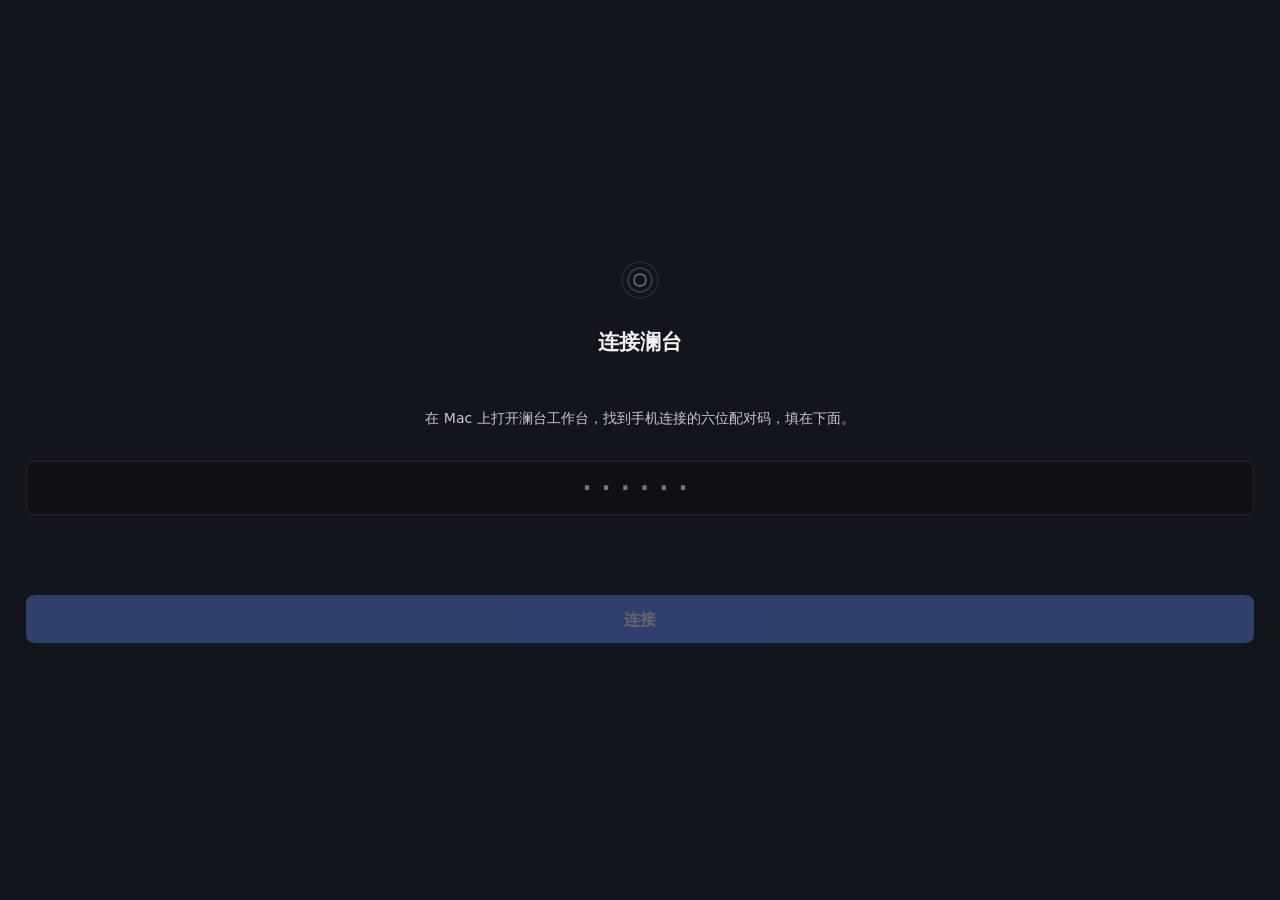
<file: Resources/mobile/index.html>
<!DOCTYPE html>
<html lang="zh-Hans">
<head>
<meta charset="utf-8">
<meta name="viewport" content="width=device-width, initial-scale=1, viewport-fit=cover, maximum-scale=1">
<meta name="apple-mobile-web-app-capable" content="yes">
<meta name="apple-mobile-web-app-status-bar-style" content="black-translucent">
<meta name="apple-mobile-web-app-title" content="澜台">
<meta name="theme-color" content="#13151c">
<title>澜台</title>
<link rel="stylesheet" href="assets/app.css">
</head>
<body>

<!-- 配对页：未持有 token 时显示 -->
<section id="pair" class="pair-screen hidden">
  <div>
    <svg class="still-water" viewBox="0 0 46 46" aria-hidden="true" style="opacity:.7">
      <circle cx="23" cy="23" r="6" stroke-width="1.4"/>
      <circle cx="23" cy="23" r="12" stroke-width="1.1" opacity=".6"/>
      <circle cx="23" cy="23" r="18" stroke-width="0.9" opacity=".35"/>
    </svg>
    <h1 class="pair-title">连接澜台</h1>
  </div>
  <p class="pair-desc">在 Mac 上打开澜台工作台，找到手机连接的六位配对码，填在下面。</p>
  <input id="pair-code" class="code-input" type="text" inputmode="numeric" pattern="[0-9]*"
         maxlength="6" autocomplete="one-time-code" placeholder="······" aria-label="配对码">
  <p id="pair-error" class="pair-error" role="alert"></p>
  <button id="pair-submit" class="primary-btn" disabled>连接</button>
</section>

<!-- 主界面 -->
<div id="app" class="hidden">
  <header class="topbar">
    <div class="brand">
      <svg width="20" height="20" viewBox="0 0 46 46" aria-hidden="true">
        <g fill="none" stroke="var(--accent)">
          <circle cx="23" cy="23" r="5" stroke-width="2"/>
          <circle cx="23" cy="23" r="11.5" stroke-width="1.6" opacity=".62"/>
          <circle cx="23" cy="23" r="18" stroke-width="1.2" opacity=".32"/>
        </g>
      </svg>
      <span class="brand-name">澜台</span>
    </div>
    <div id="link-state" class="link-state" data-link="connecting">
      <span class="link-dot"></span>
      <span id="link-text">连接中</span>
    </div>
  </header>

  <main>
    <!-- 任务页 -->
    <section id="view-tasks">
      <div class="section-head">
        <span class="section-title">AGENT</span>
        <span id="agent-count" class="section-count"></span>
      </div>
      <p id="control-hint" class="control-hint hidden"></p>
      <div id="cmd-banner" class="cmd-banner hidden" role="status"></div>
      <div id="agent-list" style="display:flex;flex-direction:column;gap:12px;margin-top:10px"></div>
    </section>

    <!-- 待办页 -->
    <section id="view-todos" class="hidden">
      <div class="section-head">
        <span class="section-title">待办</span>
        <span id="todo-count" class="section-count"></span>
      </div>
      <div class="todo-card" style="margin-top:10px">
        <div class="todo-input-wrap">
          <input id="todo-input" class="todo-input" type="text" placeholder="添加待办" enterkeyhint="done"
                 autocomplete="off" aria-label="新待办标题">
          <button id="todo-add" class="todo-add" disabled aria-label="添加">+</button>
        </div>
        <div id="todo-list"></div>
      </div>
    </section>
  </main>

  <nav class="tabbar" role="tablist">
    <button class="tab" role="tab" data-view="tasks" aria-selected="true">
      <svg width="21" height="21" viewBox="0 0 24 24" fill="none" stroke="currentColor" stroke-width="1.7"
           stroke-linecap="round" aria-hidden="true">
        <circle cx="12" cy="12" r="3"/><circle cx="12" cy="12" r="7.5" opacity=".55"/>
      </svg>
      <span>任务</span>
    </button>
    <button class="tab" role="tab" data-view="todos" aria-selected="false">
      <span id="todo-badge" class="tab-badge hidden"></span>
      <svg width="21" height="21" viewBox="0 0 24 24" fill="none" stroke="currentColor" stroke-width="1.7"
           stroke-linecap="round" stroke-linejoin="round" aria-hidden="true">
        <path d="M4 7h16M4 12h16M4 17h10"/>
      </svg>
      <span>待办</span>
    </button>
  </nav>

  <button type="button" id="fab-start" class="fab hidden" aria-label="新建任务">+</button>
</div>

<!-- 新建任务 / 补充指令 -->
<div id="command-sheet" class="sheet hidden">
  <div id="sheet-backdrop" class="sheet-backdrop"></div>
  <div class="sheet-panel" role="dialog" aria-modal="true" aria-labelledby="sheet-title">
    <div class="sheet-head">
      <h2 id="sheet-title" class="sheet-title">新建任务</h2>
      <button type="button" id="sheet-close" class="sheet-close" aria-label="关闭">
        <svg width="18" height="18" viewBox="0 0 24 24" fill="none" stroke="currentColor" stroke-width="1.8"
             stroke-linecap="round" aria-hidden="true">
          <path d="M6 6l12 12M18 6L6 18"/>
        </svg>
      </button>
    </div>
    <p id="sheet-context" class="sheet-hint hidden"></p>
    <p id="sheet-empty" class="sheet-hint hidden"></p>
    <div id="sheet-agents" class="chip-list hidden"></div>
    <div class="sheet-pickers">
      <div id="sheet-workdirs" class="chip-list hidden"></div>
      <div id="sheet-models" class="chip-list hidden"></div>
    </div>
    <textarea id="sheet-text" class="sheet-text" rows="5" maxlength="8000"
              placeholder="写给 Agent 的指令" aria-label="指令"></textarea>
    <p id="sheet-status" class="sheet-status" role="status"></p>
    <button type="button" id="sheet-send" class="primary-btn" disabled>发送</button>
  </div>
</div>

<!-- 打断确认 -->
<div id="confirm-sheet" class="sheet hidden">
  <div id="confirm-backdrop" class="sheet-backdrop"></div>
  <div class="sheet-panel confirm-panel" role="alertdialog" aria-modal="true"
       aria-labelledby="confirm-title" aria-describedby="confirm-desc">
    <h2 id="confirm-title" class="sheet-title">打断任务</h2>
    <p id="confirm-desc" class="sheet-hint">打断后，Agent 会停下当前这一步。</p>
    <div class="confirm-actions">
      <button type="button" id="confirm-cancel" class="ghost-btn">取消</button>
      <button type="button" id="confirm-ok" class="danger-btn">打断</button>
    </div>
  </div>
</div>

<div id="toast" class="toast" role="status"></div>

<script src="assets/app.js"></script>
</body>
</html>
</file>
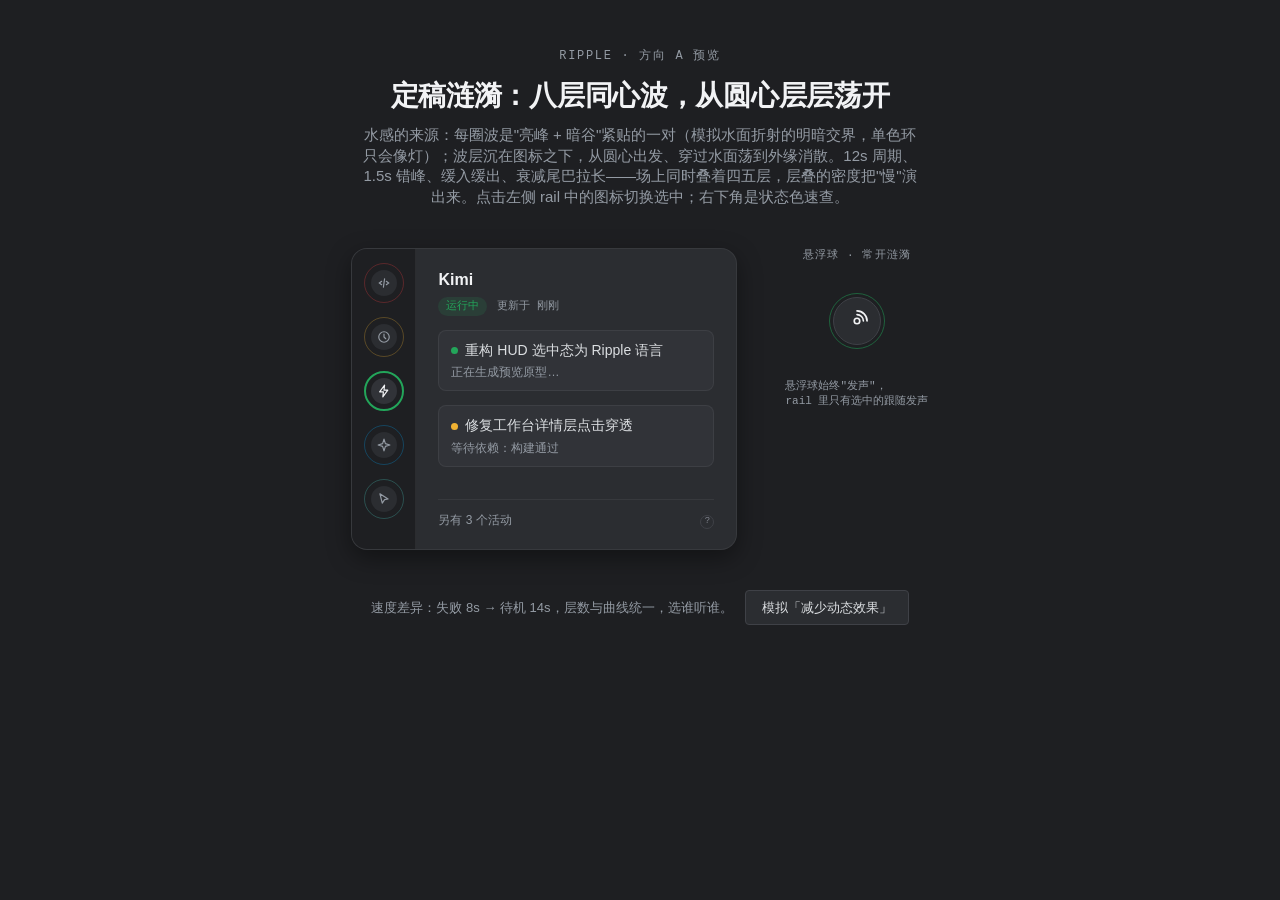
<file: ripple-selection-preview.html>
<!doctype html>
<html lang="zh-CN">
<head>
<meta charset="utf-8">
<meta name="viewport" content="width=device-width, initial-scale=1">
<title>Ripple 选中态 · 方向 A 预览</title>
<style>
:root {
  --bg:           #313338;
  --surface:      #2b2d31;
  --surface-warm: #1e1f22;
  --fg:   #dbdee1;
  --fg-2: #f2f3f5;
  --muted: #949ba4;
  --meta:  #80848e;
  --border:      rgba(255, 255, 255, 0.06);
  --border-soft: #3f4147;
  --accent:        #5865f2;
  --accent-on:     #ffffff;
  --accent-hover:  #4752c4;
  --success: #23a55a;
  --warn:    #f0b232;
  --danger:  #f23f43;
  --info:    #00a8fc;
  --calm:    #3ba55d;
  --font-body: "gg sans", "Helvetica Neue", Helvetica, Arial, sans-serif;
  --font-mono: "gg mono", Consolas, "Andale Mono", "Courier New", Courier, monospace;
  --radius-sm: 4px;
  --radius-md: 8px;
  --radius-lg: 16px;
  --focus-ring: 0 0 0 3px rgba(88, 101, 242, 0.3);
}

* { box-sizing: border-box; margin: 0; padding: 0; }
html, body { height: 100%; }
body {
  font-family: var(--font-body);
  background: var(--surface-warm);
  color: var(--fg);
  font-size: 16px;
  line-height: 1.375;
  display: flex;
  flex-direction: column;
  align-items: center;
  padding: 48px 24px 64px;
  gap: 40px;
}

/* ---------- 顶部说明 ---------- */
.intro { max-width: 720px; text-align: center; }
.intro .eyebrow {
  font-family: var(--font-mono);
  font-size: 12px;
  letter-spacing: 0.14em;
  text-transform: uppercase;
  color: var(--muted);
  margin-bottom: 12px;
}
.intro h1 {
  font-size: 28px;
  font-weight: 700;
  color: var(--fg-2);
  letter-spacing: -0.01em;
  margin-bottom: 10px;
}
.intro p { color: var(--muted); font-size: 15px; max-width: 560px; margin: 0 auto; }

/* ---------- 演示舞台 ---------- */
.stage {
  display: flex;
  gap: 48px;
  align-items: flex-start;
  flex-wrap: wrap;
  justify-content: center;
}

/* ---------- HUD rail ---------- */
.hud {
  display: flex;
  background: var(--surface);
  border: 1px solid var(--border);
  border-radius: var(--radius-lg);
  overflow: hidden;
  box-shadow: rgba(0,0,0,0.4) 0 8px 24px;
}
.rail {
  width: 64px;
  background: var(--surface-warm);
  padding: 14px 0;
  display: flex;
  flex-direction: column;
  align-items: center;
  gap: 14px;
  border-right: 1px solid var(--border);
}

/* Agent 按钮：30pt 容器，圆形 */
.agent {
  position: relative;
  width: 40px;
  height: 40px;
  display: grid;
  place-items: center;
  background: none;
  border: none;
  cursor: pointer;
  border-radius: 50%;
  -webkit-tap-highlight-color: transparent;
}
.agent:focus-visible { outline: none; box-shadow: var(--focus-ring); }

/* 状态环（基础环，固定） */
.agent .ring {
  position: absolute;
  inset: 0;
  border-radius: 50%;
  border: 1.5px solid var(--c, var(--meta));
  opacity: 0.28;
  transition: opacity 200ms ease, border-width 200ms ease;
}

/* 图标 */
.agent .glyph {
  width: 26px;
  height: 26px;
  border-radius: 50%;
  display: grid;
  place-items: center;
  background: var(--surface);
  color: var(--muted);
  transition: color 200ms ease, background 200ms ease;
}
.agent .glyph svg { width: 14px; height: 14px; display: block; }

/* 涟漪层（定稿·路线 1）：八层同心波从圆心往外层层荡开。
   每圈波是"亮峰 + 暗谷"紧贴的一对（双层 box-shadow 模拟水面折射的明暗交界，
   单色环 = 灯效，亮暗成对 = 水感）；波层沉在图标之下（z-index 0），
   从图标边缘的水面露出来，不遮挡图标。
   12s 周期、1.5s 错峰、缓入缓出（出发平缓、不急切）、衰减尾巴拉长——
   场上同时存在四五层，层叠密度本身演出"慢"。 */
.agent .wave {
  position: absolute;
  border-radius: 50%;
  border: 1px solid transparent;
  opacity: 0;
  pointer-events: none;
  z-index: 0;
}

/* —— 未选中：环淡、涟漪静止 —— */
/* —— hover：环提亮一档，不起涟漪 —— */
.agent:hover .ring { opacity: 0.55; }
.agent:hover .glyph { color: var(--fg); }

/* —— 选中（方向 A 核心）：实色环 + 环略粗 + 双层错峰涟漪常开 —— */
.agent.selected .ring {
  opacity: 1;
  border-width: 2px;
}
.agent.selected .glyph {
  color: var(--fg-2);
  background: var(--bg);
}
.agent.selected .wave {
  animation: agent-ripple var(--dur, 12s) cubic-bezier(0.45, 0.08, 0.35, 1) infinite;
  will-change: inset, opacity;
}
.agent.selected .wave:nth-child(2) { animation-delay: calc(var(--dur, 12s) / -8); }
.agent.selected .wave:nth-child(3) { animation-delay: calc(var(--dur, 12s) / -8 * 2); }
.agent.selected .wave:nth-child(4) { animation-delay: calc(var(--dur, 12s) / -8 * 3); }
.agent.selected .wave:nth-child(5) { animation-delay: calc(var(--dur, 12s) / -8 * 4); }
.agent.selected .wave:nth-child(6) { animation-delay: calc(var(--dur, 12s) / -8 * 5); }
.agent.selected .wave:nth-child(7) { animation-delay: calc(var(--dur, 12s) / -8 * 6); }
.agent.selected .wave:nth-child(8) { animation-delay: calc(var(--dur, 12s) / -8 * 7); }

/* 波扫过时图标与环的轻微晃动（水面折射感，幅度 < 1px） */
.agent.selected .glyph, .agent.selected .ring { animation: bob var(--dur, 12s) ease-in-out infinite; }

/* 水波关键帧（40px 容器）：
   0%   —— inset 19px ≈ 半径 1px，波从真正的圆心出发，不弹亮
   26%  —— 缓慢显现到峰值 0.85（推迟到峰，中心不急切）
   50–90% —— 长尾巴衰减，每层"活"得久，场上同时叠着四五层
   100% —— 荡到容器外缘，明暗双影同时淡没，融入水面 */
@keyframes agent-ripple {
  0%   { inset: 19px; opacity: 0;
         box-shadow: 0 0 0 1.5px rgba(255,255,255,0.5), 0 0 0 3px rgba(0,0,0,0.4); }
  26%  { opacity: 0.85; }
  50%  { opacity: 0.55; }
  72%  { opacity: 0.28; }
  90%  { opacity: 0.10; }
  100% { inset: -2px; opacity: 0;
         box-shadow: 0 0 0 0.5px rgba(255,255,255,0.14), 0 0 0 1.5px rgba(0,0,0,0.12); }
}

@keyframes bob {
  0%, 100% { transform: translate(0, 0); }
  18% { transform: translate(0.6px, -0.8px); }
  42% { transform: translate(-0.5px, 0.6px); }
  68% { transform: translate(0, 0); }
}

/* 状态颜色与速度：失败最快，待机最慢（周期差异，层数与曲线统一） */
.agent[data-status="error"]   { --c: var(--danger);  --dur: 8s; }
.agent[data-status="waiting"] { --c: var(--warn);    --dur: 9.6s; }
.agent[data-status="review"]  { --c: var(--info);    --dur: 10.8s; }
.agent[data-status="running"] { --c: var(--success); --dur: 12s; }
.agent[data-status="idle"]    { --c: #4fd1c5;        --dur: 14s; }

/* ---------- 右侧内容面板（示意） ---------- */
.panel {
  width: 320px;
  padding: 20px 22px;
  display: flex;
  flex-direction: column;
  gap: 14px;
  min-height: 300px;
}
.panel-head { display: flex; flex-direction: column; gap: 6px; }
.panel-name {
  font-size: 16px;
  font-weight: 600;
  color: var(--fg-2);
}
.panel-meta {
  display: flex;
  align-items: center;
  gap: 10px;
  font-size: 12px;
}
.status-tag {
  font-family: var(--font-mono);
  font-size: 11px;
  padding: 2px 8px;
  border-radius: 9999px;
  color: var(--c, var(--muted));
  background: color-mix(in oklab, var(--c, var(--muted)) 14%, transparent);
  white-space: nowrap;
}
.panel-time { color: var(--muted); font-family: var(--font-mono); font-size: 11px; }

.task {
  background: var(--bg);
  border: 1px solid var(--border);
  border-radius: var(--radius-md);
  padding: 10px 12px;
  display: flex;
  flex-direction: column;
  gap: 4px;
}
.task-title { font-size: 14px; font-weight: 500; color: var(--fg); display: flex; align-items: center; gap: 7px; }
/* 颜色永远表示状态：每张任务卡带自己的状态点，Agent 环取任务中最紧急的那个 */
.task-dot {
  width: 7px;
  height: 7px;
  border-radius: 50%;
  background: var(--c, var(--muted));
  flex-shrink: 0;
}
.task-act { font-size: 12px; color: var(--muted); }
.panel-foot {
  margin-top: auto;
  padding-top: 12px;
  border-top: 1px solid var(--border);
  display: flex;
  align-items: flex-end;
  justify-content: space-between;
  gap: 12px;
  font-size: 12px;
  color: var(--muted);
}

/* 状态图例：收成右下角一个小圆钮，hover/聚焦时向上展开，平时不拉长面板 */
.legend-wrap { position: relative; flex-shrink: 0; }
.legend-toggle {
  width: 14px;
  height: 14px;
  border-radius: 50%;
  border: 1px solid var(--border-soft);
  background: transparent;
  color: var(--meta);
  font-family: var(--font-mono);
  font-size: 9px;
  line-height: 1;
  display: flex;
  align-items: center;
  justify-content: center;
  cursor: help;
  padding: 0;
  transition: color var(--motion-base) var(--ease-standard), border-color var(--motion-base) var(--ease-standard);
}
.legend-toggle:hover, .legend-toggle:focus-visible { color: var(--muted); border-color: var(--meta); }
.legend {
  position: absolute;
  right: 0;
  bottom: calc(100% + 8px);
  display: flex;
  flex-direction: column;
  gap: 4px;
  font-family: var(--font-mono);
  background: var(--surface-warm);
  border: 1px solid var(--border-soft);
  border-radius: var(--radius-md);
  padding: 8px 10px;
  box-shadow: var(--elev-raised);
  opacity: 0;
  visibility: hidden;
  transform: translateY(3px);
  transition: opacity var(--motion-base) var(--ease-standard), transform var(--motion-base) var(--ease-standard), visibility var(--motion-base);
  z-index: 10;
}
.legend-wrap:hover .legend,
.legend-wrap:focus-within .legend {
  opacity: 1;
  visibility: visible;
  transform: translateY(0);
}
.legend {
  font-size: 10px;
  line-height: 1.4;
  color: var(--meta);
  text-align: left;
  flex-shrink: 0;
}
.legend span { display: flex; align-items: center; gap: 5px; white-space: nowrap; }
.legend .legend-note {
  color: var(--meta);
  margin-top: 6px;
  padding-top: 6px;
  border-top: 1px solid var(--border);
  white-space: normal;
  line-height: 1.5;
}
.legend i {
  width: 5px;
  height: 5px;
  border-radius: 50%;
  background: var(--c);
  flex-shrink: 0;
}

/* ---------- 悬浮球对照 ---------- */
.orb-wrap { display: flex; flex-direction: column; align-items: center; gap: 16px; }
.orb-label {
  font-family: var(--font-mono);
  font-size: 11px;
  letter-spacing: 0.1em;
  color: var(--muted);
  text-transform: uppercase;
}
.orb {
  position: relative;
  width: 84px;
  height: 84px;
  display: grid;
  place-items: center;
}
.orb .core {
  width: 48px;
  height: 48px;
  border-radius: 50%;
  background: var(--surface);
  border: 1px solid var(--border-soft);
  display: grid;
  place-items: center;
  color: var(--fg-2);
  position: relative;
  z-index: 1;
}
.orb .core svg { width: 22px; height: 22px; }
.orb .ring-base {
  position: absolute;
  inset: 14px;
  border-radius: 50%;
  border: 1.5px solid var(--success);
  opacity: 0.5;
}
.orb .wave {
  position: absolute;
  border-radius: 50%;
  border: 1px solid transparent;
  opacity: 0;
  pointer-events: none;
  z-index: 0;
  animation: orb-ripple 12s cubic-bezier(0.45, 0.08, 0.35, 1) infinite;
  will-change: inset, opacity;
}
.orb .wave:nth-child(2) { animation-delay: -1.5s; }
.orb .wave:nth-child(3) { animation-delay: -3s; }
.orb .wave:nth-child(4) { animation-delay: -4.5s; }
.orb .wave:nth-child(5) { animation-delay: -6s; }
.orb .wave:nth-child(6) { animation-delay: -7.5s; }
.orb .wave:nth-child(7) { animation-delay: -9s; }
.orb .wave:nth-child(8) { animation-delay: -10.5s; }
.orb .core, .orb .ring-base { animation: bob 12s ease-in-out infinite; }

/* 悬浮球（84px 容器）：同一套水波语言，从圆心荡到外缘 */
@keyframes orb-ripple {
  0%   { inset: 41px; opacity: 0;
         box-shadow: 0 0 0 1.5px rgba(255,255,255,0.5), 0 0 0 3px rgba(0,0,0,0.4); }
  26%  { opacity: 0.85; }
  50%  { opacity: 0.55; }
  72%  { opacity: 0.28; }
  90%  { opacity: 0.10; }
  100% { inset: -2px; opacity: 0;
         box-shadow: 0 0 0 0.5px rgba(255,255,255,0.14), 0 0 0 1.5px rgba(0,0,0,0.12); }
}

/* ---------- 控制条 ---------- */
.controls {
  display: flex;
  gap: 12px;
  align-items: center;
  flex-wrap: wrap;
  justify-content: center;
}
.controls .hint { font-size: 13px; color: var(--muted); }
.toggle-motion {
  font: inherit;
  font-size: 13px;
  color: var(--fg);
  background: var(--surface);
  border: 1px solid var(--border-soft);
  border-radius: var(--radius-sm);
  padding: 8px 16px;
  cursor: pointer;
  transition: background 200ms ease;
}
.toggle-motion:hover { background: var(--bg); }
.toggle-motion:focus-visible { outline: none; box-shadow: var(--focus-ring); }

/* reduce motion：全部静止，只留环 */
body.reduce-motion .wave,
body.reduce-motion .agent.selected .wave,
body.reduce-motion .orb .wave { animation: none; opacity: 0; }
body.reduce-motion .agent.selected .glyph, body.reduce-motion .agent.selected .ring,
body.reduce-motion .orb .core, body.reduce-motion .orb .ring-base { animation: none; }
body.reduce-motion .agent.selected .ring { opacity: 1; border-width: 2px; }

@media (prefers-reduced-motion: reduce) {
  .wave, .agent.selected .wave, .orb .wave { animation: none !important; opacity: 0 !important; }
  .agent.selected .glyph, .agent.selected .ring, .orb .core, .orb .ring-base { animation: none !important; }
}
</style>
</head>
<body>

<div class="intro" data-od-id="intro">
  <div class="eyebrow">Ripple · 方向 A 预览</div>
  <h1>定稿涟漪：八层同心波，从圆心层层荡开</h1>
  <p>水感的来源：每圈波是"亮峰 + 暗谷"紧贴的一对（模拟水面折射的明暗交界，单色环只会像灯）；波层沉在图标之下，从圆心出发、穿过水面荡到外缘消散。12s 周期、1.5s 错峰、缓入缓出、衰减尾巴拉长——场上同时叠着四五层，层叠的密度把"慢"演出来。点击左侧 rail 中的图标切换选中；右下角是状态色速查。</p>
</div>

<div class="stage" data-od-id="stage">

  <!-- HUD 示意 -->
  <div class="hud" data-od-id="hud">
    <div class="rail" data-od-id="agent-rail" role="tablist" aria-label="Agent 列表">

      <button class="agent" data-status="error" data-name="Codex" data-tag="失败" data-time="14:02" role="tab" aria-selected="false" data-od-id="agent-codex">
        <span class="wave"></span><span class="wave"></span><span class="wave"></span><span class="wave"></span><span class="wave"></span><span class="wave"></span><span class="wave"></span><span class="wave"></span>
        <span class="ring"></span>
        <span class="glyph"><svg viewBox="0 0 24 24" fill="none" stroke="currentColor" stroke-width="2" stroke-linecap="round"><path d="M8 9l-4 3 4 3M16 9l4 3-4 3M13 5l-2 14"/></svg></span>
      </button>

      <button class="agent" data-status="waiting" data-name="Claude" data-tag="等待处理" data-time="13:47" role="tab" aria-selected="false" data-od-id="agent-claude">
        <span class="wave"></span><span class="wave"></span><span class="wave"></span><span class="wave"></span><span class="wave"></span><span class="wave"></span><span class="wave"></span><span class="wave"></span>
        <span class="ring"></span>
        <span class="glyph"><svg viewBox="0 0 24 24" fill="none" stroke="currentColor" stroke-width="2" stroke-linecap="round"><circle cx="12" cy="12" r="9"/><path d="M12 7v5l3 3"/></svg></span>
      </button>

      <button class="agent selected" data-status="running" data-name="Kimi" data-tag="运行中" data-time="刚刚" role="tab" aria-selected="true" data-od-id="agent-kimi">
        <span class="wave"></span><span class="wave"></span><span class="wave"></span><span class="wave"></span><span class="wave"></span><span class="wave"></span><span class="wave"></span><span class="wave"></span>
        <span class="ring"></span>
        <span class="glyph"><svg viewBox="0 0 24 24" fill="none" stroke="currentColor" stroke-width="2" stroke-linecap="round" stroke-linejoin="round"><path d="M13 2L4.5 13.5H11L10 22l8.5-11.5H12L13 2z"/></svg></span>
      </button>

      <button class="agent" data-status="review" data-name="Gemini" data-tag="完成待查验" data-time="12:30" role="tab" aria-selected="false" data-od-id="agent-gemini">
        <span class="wave"></span><span class="wave"></span><span class="wave"></span><span class="wave"></span><span class="wave"></span><span class="wave"></span><span class="wave"></span><span class="wave"></span>
        <span class="ring"></span>
        <span class="glyph"><svg viewBox="0 0 24 24" fill="none" stroke="currentColor" stroke-width="2" stroke-linecap="round" stroke-linejoin="round"><path d="M12 2l2.4 7.6L22 12l-7.6 2.4L12 22l-2.4-7.6L2 12l7.6-2.4L12 2z"/></svg></span>
      </button>

      <button class="agent" data-status="idle" data-name="Cursor" data-tag="待机" data-time="11:58" role="tab" aria-selected="false" data-od-id="agent-cursor">
        <span class="wave"></span><span class="wave"></span><span class="wave"></span><span class="wave"></span><span class="wave"></span><span class="wave"></span><span class="wave"></span><span class="wave"></span>
        <span class="ring"></span>
        <span class="glyph"><svg viewBox="0 0 24 24" fill="none" stroke="currentColor" stroke-width="2" stroke-linecap="round" stroke-linejoin="round"><path d="M5 3l14 9-6 1-4 6-4-16z"/></svg></span>
      </button>

    </div>

    <div class="panel" data-od-id="hud-panel">
      <div class="panel-head">
        <div class="panel-name" id="panelName">Kimi</div>
        <div class="panel-meta">
          <span class="status-tag" id="panelTag" style="--c: var(--success)">运行中</span>
          <span class="panel-time" id="panelTime">更新于 刚刚</span>
        </div>
      </div>
      <div class="task" data-od-id="task-1">
        <div class="task-title"><i class="task-dot" style="--c: var(--success)"></i>重构 HUD 选中态为 Ripple 语言</div>
        <div class="task-act">正在生成预览原型…</div>
      </div>
      <div class="task" data-od-id="task-2">
        <div class="task-title"><i class="task-dot" style="--c: var(--warn)"></i>修复工作台详情层点击穿透</div>
        <div class="task-act">等待依赖：构建通过</div>
      </div>
      <div class="panel-foot">
        <span>另有 3 个活动</span>
        <div class="legend-wrap" data-od-id="status-legend">
          <button class="legend-toggle" type="button" aria-label="状态颜色说明">?</button>
          <div class="legend">
            <span><i style="--c: var(--danger)"></i>失败</span>
            <span><i style="--c: var(--warn)"></i>等待处理</span>
            <span><i style="--c: var(--info)"></i>完成待查验</span>
            <span><i style="--c: var(--success)"></i>运行中</span>
            <span><i style="--c: #4fd1c5"></i>待机</span>
            <span class="legend-note">Agent 环取任务中最紧急状态</span>
          </div>
        </div>
      </div>
    </div>
  </div>

  <!-- 悬浮球对照 -->
  <div class="orb-wrap" data-od-id="orb-wrap">
    <div class="orb-label">悬浮球 · 常开涟漪</div>
    <div class="orb" data-od-id="orb">
      <span class="wave"></span><span class="wave"></span><span class="wave"></span><span class="wave"></span><span class="wave"></span><span class="wave"></span><span class="wave"></span><span class="wave"></span>
      <span class="ring-base"></span>
      <span class="core"><svg viewBox="0 0 24 24" fill="none" stroke="currentColor" stroke-width="1.8" stroke-linecap="round"><circle cx="12" cy="12" r="3"/><path d="M12 5a7 7 0 0 1 7 7M12 1a11 11 0 0 1 11 11"/></svg></span>
    </div>
    <div class="orb-label" style="text-transform:none; letter-spacing:0">悬浮球始终"发声"，<br>rail 里只有选中的跟随发声</div>
  </div>

</div>

<div class="controls" data-od-id="controls">
  <span class="hint">速度差异：失败 8s → 待机 14s，层数与曲线统一，选谁听谁。</span>
  <button class="toggle-motion" id="motionBtn" data-od-id="toggle-motion">模拟「减少动态效果」</button>
</div>

<script>
const agents = document.querySelectorAll('.agent');
const nameEl = document.getElementById('panelName');
const tagEl  = document.getElementById('panelTag');
const timeEl = document.getElementById('panelTime');
const colorMap = {
  error: 'var(--danger)', waiting: 'var(--warn)', review: 'var(--info)',
  running: 'var(--success)', idle: '#4fd1c5'
};

agents.forEach(btn => {
  btn.addEventListener('click', () => {
    agents.forEach(b => { b.classList.remove('selected'); b.setAttribute('aria-selected', 'false'); });
    btn.classList.add('selected');
    btn.setAttribute('aria-selected', 'true');
    nameEl.textContent = btn.dataset.name;
    tagEl.textContent = btn.dataset.tag;
    tagEl.style.setProperty('--c', colorMap[btn.dataset.status]);
    timeEl.textContent = '更新于 ' + btn.dataset.time;
  });
});

const motionBtn = document.getElementById('motionBtn');
motionBtn.addEventListener('click', () => {
  const on = document.body.classList.toggle('reduce-motion');
  motionBtn.textContent = on ? '恢复动态效果' : '模拟「减少动态效果」';
});
</script>
</body>
</html>
</file>
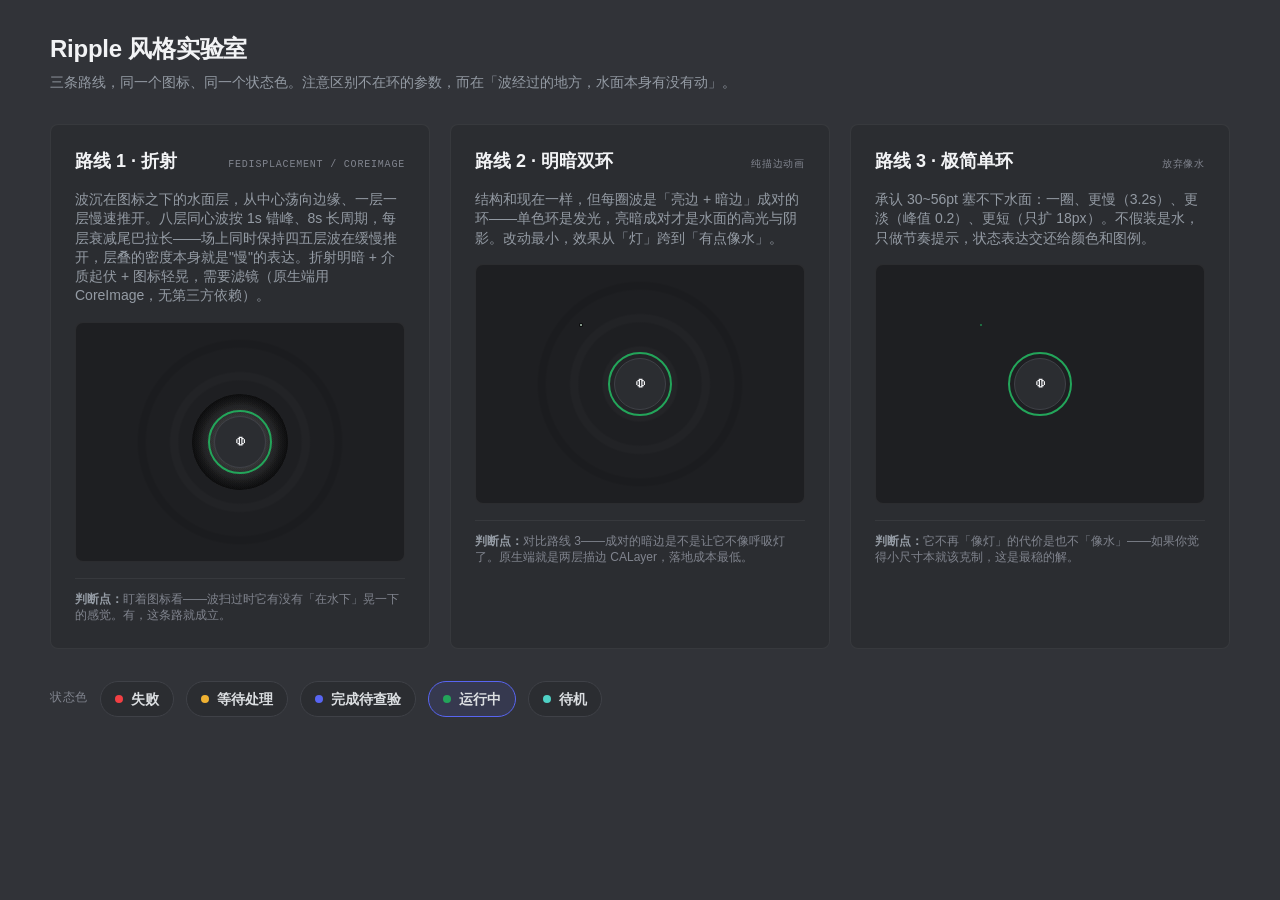
<file: ripple-style-lab.html>
<!doctype html>
<html lang="zh-CN">
<head>
<meta charset="utf-8">
<meta name="viewport" content="width=device-width, initial-scale=1">
<title>Ripple 风格实验室 — 三条路线对比</title>
<style>
:root {
  --bg:           #313338;
  --surface:      #2b2d31;
  --surface-warm: #1e1f22;
  --fg:   #dbdee1;
  --fg-2: #f2f3f5;
  --muted: #949ba4;
  --meta:  #80848e;
  --border:      rgba(255, 255, 255, 0.06);
  --border-soft: #3f4147;
  --accent:        #5865f2;
  --accent-on:     #ffffff;
  --accent-hover:  #4752c4;
  --success: #23a55a;
  --warn:    #f0b232;
  --danger:  #f23f43;
  --font-display: "gg sans", "Helvetica Neue", Helvetica, Arial, sans-serif;
  --font-body:    "gg sans", "Helvetica Neue", Helvetica, Arial, sans-serif;
  --font-mono:    "gg mono", Consolas, "Andale Mono", "Courier New", Courier, monospace;
  --text-xs: 12px; --text-sm: 14px; --text-base: 16px;
  --text-lg: 18px; --text-xl: 20px; --text-2xl: 24px;
  --leading-body: 1.375;
  --space-1: 4px; --space-2: 8px; --space-3: 12px; --space-4: 16px;
  --space-5: 20px; --space-6: 24px; --space-8: 32px; --space-12: 40px;
  --radius-sm: 4px; --radius-md: 8px; --radius-lg: 16px; --radius-pill: 9999px;
  --focus-ring: 0 0 0 3px rgba(88, 101, 242, 0.3);
  --motion-fast: 80ms; --motion-base: 200ms;
  --ease-standard: cubic-bezier(0.2, 0, 0, 1);
}
* { box-sizing: border-box; margin: 0; padding: 0; }
html, body { height: 100%; }
body {
  background: var(--bg); color: var(--fg);
  font-family: var(--font-body); font-size: var(--text-base); line-height: var(--leading-body);
  padding: var(--space-8);
}
.page-head { max-width: 1180px; margin: 0 auto var(--space-8); }
.page-head h1 { font-size: var(--text-2xl); font-weight: 700; color: var(--fg-2); letter-spacing: -0.01em; }
.page-head p { margin-top: var(--space-2); color: var(--muted); font-size: var(--text-sm); max-width: 720px; }

.lab { display: grid; grid-template-columns: repeat(3, 1fr); gap: var(--space-5); max-width: 1180px; margin: 0 auto; }
@media (max-width: 980px) { .lab { grid-template-columns: 1fr; } }

.cell {
  background: var(--surface); border: 1px solid var(--border);
  border-radius: var(--radius-md); padding: var(--space-6);
  display: flex; flex-direction: column; gap: var(--space-4);
}
.cell-head { display: flex; align-items: baseline; justify-content: space-between; gap: var(--space-3); }
.cell-head h2 { font-size: var(--text-lg); font-weight: 700; color: var(--fg-2); }
.cell-tag { font-family: var(--font-mono); font-size: 10px; letter-spacing: 0.08em; color: var(--meta); text-transform: uppercase; }
.cell-desc { font-size: var(--text-sm); color: var(--muted); min-height: 3.6em; }

.stage {
  position: relative; height: 240px;
  background: var(--surface-warm); border: 1px solid var(--border); border-radius: var(--radius-md);
  display: flex; align-items: center; justify-content: center;
  overflow: hidden;
}
/* 水面底：极轻微的径向明暗纹，路线 1/2 用来给波提供"介质" */
.stage.water::before {
  content: ""; position: absolute; inset: 0;
  background:
    radial-gradient(circle at 50% 50%, rgba(255,255,255,0.025) 0 18%, transparent 19%),
    radial-gradient(circle at 50% 50%, transparent 30%, rgba(255,255,255,0.018) 31% 34%, transparent 35%),
    radial-gradient(circle at 50% 50%, transparent 46%, rgba(0,0,0,0.10) 47% 50%, transparent 51%);
}

.orb { position: relative; width: 120px; height: 120px; display: grid; place-items: center; }
.core {
  width: 52px; height: 52px; border-radius: 50%;
  background: var(--surface); border: 1px solid var(--border-soft);
  display: grid; place-items: center; position: relative; z-index: 2;
  font-size: 20px; color: var(--fg-2);
}
.base-ring {
  position: absolute; width: 64px; height: 64px; border-radius: 50%;
  border: 2px solid var(--rc, var(--success)); z-index: 1;
}

/* ── 路线 1：折射型 ── 波沉在图标之下的水面层，从圆心往外层层荡开 */
.refract-ripple { position: absolute; inset: 0; z-index: 0; pointer-events: none; }
.refract-ripple .wave {
  position: absolute; border-radius: 50%;
  /* 亮峰 + 暗谷紧贴成对：用双层 box-shadow 模拟折射的明暗交界 */
  border: 1px solid transparent;
  /* 八层同心波，12s 周期；波层沉在图标之下，不遮挡图标、不造成视觉障碍，
     从图标边缘的水面露出来一层层荡向外缘 */
  animation: refract 12s cubic-bezier(0.45, 0.08, 0.35, 1) infinite;
  will-change: inset, opacity;
}
/* 八层同心波，按 1.5s 错峰；每层衰减尾巴拉长，场上同时存在四五层 */
.refract-ripple .wave:nth-child(2) { animation-delay: -1.5s; }
.refract-ripple .wave:nth-child(3) { animation-delay: -3s; }
.refract-ripple .wave:nth-child(4) { animation-delay: -4.5s; }
.refract-ripple .wave:nth-child(5) { animation-delay: -6s; }
.refract-ripple .wave:nth-child(6) { animation-delay: -7.5s; }
.refract-ripple .wave:nth-child(7) { animation-delay: -9s; }
.refract-ripple .wave:nth-child(8) { animation-delay: -10.5s; }
@keyframes refract {
  /* inset 59px ≈ 半径 1px：波真的从圆心出发 */
  0%   { inset: 59px; opacity: 0;
         box-shadow: 0 0 0 1.5px rgba(255,255,255,0.5), 0 0 0 3px rgba(0,0,0,0.4); }
  26%  { opacity: 0.85; }
  50%  { opacity: 0.55; }
  72%  { opacity: 0.28; }
  90%  { opacity: 0.10; }
  100% { inset: -2px; opacity: 0;
         box-shadow: 0 0 0 0.5px rgba(255,255,255,0.14), 0 0 0 1.5px rgba(0,0,0,0.12); }
}
/* 介质扰动：波经过处水面明暗缓慢呼吸起伏（非常轻），同样盖过图标 */
.refract-swell {
  position: absolute; width: 96px; height: 96px; border-radius: 50%; z-index: 0;
  background: radial-gradient(circle, rgba(255,255,255,0.05), rgba(0,0,0,0.10) 70%, transparent 72%);
  animation: swell 12s cubic-bezier(0.45, 0.08, 0.35, 1) infinite;
}
.refract-swell.s2 { animation-delay: -1.5s; }
.refract-swell.s3 { animation-delay: -3s; }
.refract-swell.s4 { animation-delay: -4.5s; }
.refract-swell.s5 { animation-delay: -6s; }
.refract-swell.s6 { animation-delay: -7.5s; }
.refract-swell.s7 { animation-delay: -9s; }
.refract-swell.s8 { animation-delay: -10.5s; }
@keyframes swell {
  0%   { transform: scale(0.05); opacity: 0; }
  14%  { opacity: 0.7; }
  100% { transform: scale(1.18); opacity: 0; }
}
/* 图标被波扫过时的轻微晃动 */
.stage.route1 .core, .stage.route1 .base-ring { animation: bob 12s ease-in-out infinite; }
@keyframes bob {
  0%, 100% { transform: translate(0, 0); }
  18% { transform: translate(0.6px, -0.8px); }
  42% { transform: translate(-0.5px, 0.6px); }
  68% { transform: translate(0, 0); }
}

/* ── 路线 2：明暗双环 ── 亮峰暗谷成对的描边环，纯 CSS 边界动画 */
.pair-ripple { position: absolute; inset: 0; z-index: 1; pointer-events: none; }
.pair-ripple .wave {
  position: absolute; border-radius: 50%;
  border: 1.5px solid rgba(255,255,255,0.55);
  box-shadow: 0 0 0 1px rgba(0,0,0,0.40);
  animation: pair 2.4s cubic-bezier(0.12, 0.72, 0.24, 1) infinite;
  will-change: inset, opacity, border-width;
}
.pair-ripple .wave:nth-child(2) { animation-delay: -1.2s; }
@keyframes pair {
  0%   { inset: 30px; opacity: 0; border-width: 2px; }
  6%   { opacity: 1; }
  50%  { opacity: 0.35; border-width: 1px; }
  100% { inset: -2px; opacity: 0; border-width: 0.5px; box-shadow: 0 0 0 0.5px rgba(0,0,0,0.15); }
}
/* 状态色只染一点点：环带 8% 状态色，避免变回彩灯 */
.pair-ripple .wave { border-color: color-mix(in oklab, rgba(255,255,255,0.55), var(--rc, #23a55a) 18%); }

/* ── 路线 3：极简单环 ── 一圈、更慢、更淡、更短 */
.min-ripple { position: absolute; inset: 0; z-index: 1; pointer-events: none; }
.min-ripple .wave {
  position: absolute; border-radius: 50%;
  border: 1px solid var(--rc, var(--success));
  animation: minimal 3.2s cubic-bezier(0.25, 0.6, 0.35, 1) infinite;
  will-change: inset, opacity;
}
@keyframes minimal {
  0%   { inset: 32px; opacity: 0; }
  12%  { opacity: 0.20; }
  100% { inset: 14px; opacity: 0; }
}

.verdict { font-size: var(--text-xs); color: var(--meta); border-top: 1px solid var(--border); padding-top: var(--space-3); }
.verdict b { color: var(--muted); font-weight: 600; }

/* 状态切换 */
.controls { max-width: 1180px; margin: var(--space-8) auto 0; display: flex; flex-wrap: wrap; gap: var(--space-3); align-items: center; }
.controls .lbl { font-family: var(--font-mono); font-size: var(--text-xs); color: var(--meta); letter-spacing: 0.06em; }
.chip {
  appearance: none; border: 1px solid var(--border-soft); background: var(--surface);
  color: var(--fg); font: 600 var(--text-sm)/1 var(--font-body);
  padding: 8px 14px; border-radius: var(--radius-pill); cursor: pointer; min-height: 36px;
  display: inline-flex; align-items: center; gap: var(--space-2);
  transition: background var(--motion-fast) var(--ease-standard), border-color var(--motion-fast) var(--ease-standard);
}
.chip:hover { background: rgba(78, 80, 88, 0.3); }
.chip:focus-visible { outline: none; box-shadow: var(--focus-ring); }
.chip[aria-pressed="true"] { border-color: var(--accent); background: rgba(88, 101, 242, 0.12); }
.chip .dot { width: 8px; height: 8px; border-radius: 50%; background: var(--c); }
</style>
</head>
<body>

<header class="page-head" data-od-id="lab-head">
  <h1>Ripple 风格实验室</h1>
  <p>三条路线，同一个图标、同一个状态色。注意区别不在环的参数，而在「波经过的地方，水面本身有没有动」。</p>
</header>

<div class="lab" data-od-id="lab-grid">

  <section class="cell" data-od-id="route-1">
    <div class="cell-head"><h2>路线 1 · 折射</h2><span class="cell-tag">feDisplacement / CoreImage</span></div>
    <p class="cell-desc">波沉在图标之下的水面层，从中心荡向边缘、一层一层慢速推开。八层同心波按 1s 错峰、8s 长周期，每层衰减尾巴拉长——场上同时保持四五层波在缓慢推开，层叠的密度本身就是"慢"的表达。折射明暗 + 介质起伏 + 图标轻晃，需要滤镜（原生端用 CoreImage，无第三方依赖）。</p>
    <div class="stage water route1">
      <div class="orb" data-od-id="orb-route-1">
        <span class="refract-swell"></span>
        <span class="refract-swell s2"></span>
        <span class="refract-swell s3"></span>
        <span class="refract-swell s4"></span>
        <span class="refract-swell s5"></span>
        <span class="refract-swell s6"></span>
        <span class="refract-swell s7"></span>
        <span class="refract-swell s8"></span>
        <div class="refract-ripple"><span class="wave"></span><span class="wave"></span><span class="wave"></span><span class="wave"></span><span class="wave"></span><span class="wave"></span><span class="wave"></span><span class="wave"></span></div>
        <span class="base-ring"></span>
        <span class="core">◍</span>
      </div>
    </div>
    <p class="verdict"><b>判断点：</b>盯着图标看——波扫过时它有没有「在水下」晃一下的感觉。有，这条路就成立。</p>
  </section>

  <section class="cell" data-od-id="route-2">
    <div class="cell-head"><h2>路线 2 · 明暗双环</h2><span class="cell-tag">纯描边动画</span></div>
    <p class="cell-desc">结构和现在一样，但每圈波是「亮边 + 暗边」成对的环——单色环是发光，亮暗成对才是水面的高光与阴影。改动最小，效果从「灯」跨到「有点像水」。</p>
    <div class="stage water route2">
      <div class="orb" data-od-id="orb-route-2">
        <div class="pair-ripple"><span class="wave"></span><span class="wave"></span></div>
        <span class="base-ring"></span>
        <span class="core">◍</span>
      </div>
    </div>
    <p class="verdict"><b>判断点：</b>对比路线 3——成对的暗边是不是让它不像呼吸灯了。原生端就是两层描边 CALayer，落地成本最低。</p>
  </section>

  <section class="cell" data-od-id="route-3">
    <div class="cell-head"><h2>路线 3 · 极简单环</h2><span class="cell-tag">放弃像水</span></div>
    <p class="cell-desc">承认 30~56pt 塞不下水面：一圈、更慢（3.2s）、更淡（峰值 0.2）、更短（只扩 18px）。不假装是水，只做节奏提示，状态表达交还给颜色和图例。</p>
    <div class="stage route3">
      <div class="orb" data-od-id="orb-route-3">
        <div class="min-ripple"><span class="wave"></span></div>
        <span class="base-ring"></span>
        <span class="core">◍</span>
      </div>
    </div>
    <p class="verdict"><b>判断点：</b>它不再「像灯」的代价是也不「像水」——如果你觉得小尺寸本就该克制，这是最稳的解。</p>
  </section>

</div>

<div class="controls" data-od-id="status-controls">
  <span class="lbl">状态色</span>
  <button class="chip" data-color="#f23f43" aria-pressed="false"><span class="dot" style="--c:#f23f43"></span>失败</button>
  <button class="chip" data-color="#f0b232" aria-pressed="false"><span class="dot" style="--c:#f0b232"></span>等待处理</button>
  <button class="chip" data-color="#5865f2" aria-pressed="false"><span class="dot" style="--c:#5865f2"></span>完成待查验</button>
  <button class="chip" data-color="#23a55a" aria-pressed="true"><span class="dot" style="--c:#23a55a"></span>运行中</button>
  <button class="chip" data-color="#4fd1c5" aria-pressed="false"><span class="dot" style="--c:#4fd1c5"></span>待机</button>
</div>

<script>
(function () {
  var chips = document.querySelectorAll('.chip');
  var orbs = document.querySelectorAll('.orb');
  chips.forEach(function (chip) {
    chip.addEventListener('click', function () {
      chips.forEach(function (c) { c.setAttribute('aria-pressed', 'false'); });
      chip.setAttribute('aria-pressed', 'true');
      orbs.forEach(function (o) { o.style.setProperty('--rc', chip.dataset.color); });
    });
  });
  orbs.forEach(function (o) { o.style.setProperty('--rc', '#23a55a'); });
})();
</script>
</body>
</html>
</file>
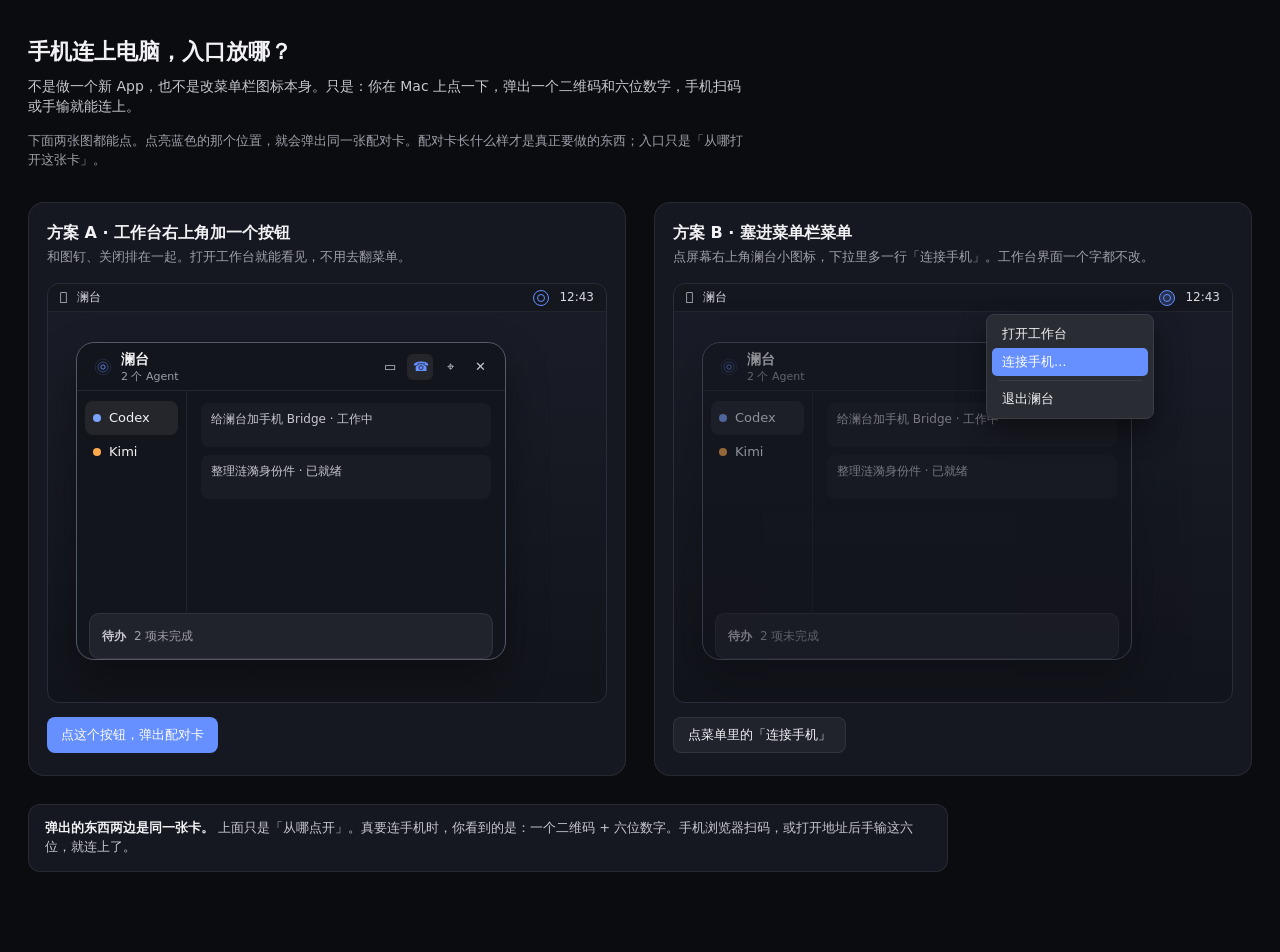
<file: docs/prototypes/phone-pairing-preview.html>
<!DOCTYPE html>
<html lang="zh-Hans">
<head>
<meta charset="utf-8">
<meta name="viewport" content="width=device-width, initial-scale=1">
<title>澜台 · 手机入口对照</title>
<style>
:root {
  --accent: #668fff;
  --bg: #13151c;
  --surface: #20222c;
  --border: #555969;
  --fg: #f2f2f5;
  --fg2: #c7c7cf;
  --muted: #9e9fa8;
  --working: #7aa3ff;
  --waiting: #ffa84d;
  --completed: #61e380;
  --hairline: rgba(255,255,255,.08);
  --wash: rgba(255,255,255,.07);
  --sunken: rgba(0,0,0,.22);
}
* { box-sizing: border-box; }
html, body {
  margin: 0;
  min-height: 100%;
  background: #0b0c10;
  color: var(--fg);
  font: 14px/1.45 -apple-system, "SF Pro Text", "PingFang SC", system-ui, sans-serif;
}
body { padding: 36px 28px 80px; }
h1 { font-size: 22px; font-weight: 600; margin: 0 0 8px; }
.lead { color: var(--fg2); max-width: 720px; margin: 0 0 28px; }
.note { color: var(--muted); font-size: 13px; max-width: 720px; margin: -12px 0 32px; }

.grid {
  display: grid;
  grid-template-columns: 1fr 1fr;
  gap: 28px;
  align-items: start;
}
@media (max-width: 980px) { .grid { grid-template-columns: 1fr; } }

.option {
  background: #161821;
  border: 1px solid var(--hairline);
  border-radius: 16px;
  padding: 18px 18px 22px;
}
.option h2 { margin: 0 0 4px; font-size: 16px; }
.option p { margin: 0 0 16px; color: var(--muted); font-size: 13px; }
.pick {
  margin-top: 14px;
  height: 36px;
  padding: 0 14px;
  border: 0;
  border-radius: 8px;
  background: var(--accent);
  color: #fff;
  font: 600 13px/1 inherit;
  cursor: pointer;
}
.pick.ghost { background: var(--surface); color: var(--fg); border: 1px solid var(--hairline); }

/* desktop mock */
.desk {
  position: relative;
  height: 420px;
  border-radius: 12px;
  overflow: hidden;
  background:
    linear-gradient(180deg, #1a1d28 0%, #12141b 100%);
  border: 1px solid #2a2d38;
}
.menubar {
  height: 28px;
  display: flex;
  align-items: center;
  justify-content: space-between;
  padding: 0 12px;
  background: rgba(20,22,28,.72);
  border-bottom: 1px solid rgba(255,255,255,.06);
  font-size: 12px;
  color: #d8d8de;
}
.mb-left, .mb-right { display: flex; align-items: center; gap: 10px; }
.mb-icon {
  width: 16px; height: 16px;
  border-radius: 50%;
  border: 1.4px solid var(--accent);
  display: grid; place-items: center;
  cursor: pointer;
  position: relative;
}
.mb-icon::after {
  content: "";
  width: 6px; height: 6px;
  border: 1.2px solid var(--accent);
  border-radius: 50%;
}
.mb-icon:hover { background: rgba(102,143,255,.18); }
.mb-icon.on { background: rgba(102,143,255,.22); }

.menu-pop {
  position: absolute;
  top: 30px; right: 78px;
  width: 168px;
  background: #2a2c34;
  border: 1px solid #3a3d48;
  border-radius: 8px;
  padding: 5px;
  box-shadow: 0 12px 28px rgba(0,0,0,.45);
  z-index: 4;
  display: none;
}
.menu-pop.show { display: block; }
.menu-item {
  height: 28px;
  border-radius: 5px;
  padding: 0 10px;
  display: flex; align-items: center;
  font-size: 12.5px;
  cursor: pointer;
}
.menu-item:hover, .menu-item.hit { background: var(--accent); color: #fff; }
.menu-sep { height: 1px; background: rgba(255,255,255,.08); margin: 4px 6px; }

.workbench {
  position: absolute;
  left: 28px; top: 58px;
  width: 430px; height: 318px;
  background: var(--bg);
  border: 1px solid var(--border);
  border-radius: 18px;
  overflow: hidden;
  box-shadow: 0 18px 40px rgba(0,0,0,.35);
}
.wb-head {
  height: 48px;
  display: flex; align-items: center;
  padding: 0 12px 0 16px;
  border-bottom: 1px solid rgba(255,255,255,.08);
}
.logo {
  width: 20px; height: 20px; margin-right: 8px;
}
.title { font-size: 14px; font-weight: 600; }
.meta { font-size: 11px; color: var(--muted); }
.head-right { margin-left: auto; display: flex; gap: 4px; }
.ibtn {
  width: 26px; height: 26px;
  border-radius: 6px;
  border: 0;
  background: transparent;
  color: var(--fg2);
  cursor: pointer;
  display: grid; place-items: center;
}
.ibtn:hover, .ibtn.hit { background: var(--wash); color: var(--fg); }
.ibtn.phone { color: var(--accent); }

.wb-body { display: flex; height: calc(100% - 48px - 46px); }
.left {
  width: 110px;
  border-right: 1px solid rgba(255,255,255,.06);
  padding: 10px 8px;
}
.agent {
  display: flex; align-items: center; gap: 8px;
  height: 34px; padding: 0 8px; border-radius: 8px;
  font-size: 13px;
}
.agent.sel { background: var(--wash); }
.dot { width: 8px; height: 8px; border-radius: 50%; }
.mid { flex: 1; padding: 12px 14px; }
.task {
  height: 44px; border-radius: 8px;
  background: rgba(255,255,255,.03);
  margin-bottom: 8px;
  padding: 8px 10px;
  font-size: 12px; color: var(--fg2);
}
.todo {
  height: 46px; margin: 0 12px 12px;
  background: var(--surface);
  border: 1px solid var(--hairline);
  border-radius: 10px;
  display: flex; align-items: center;
  padding: 0 12px;
  font-size: 12px; color: var(--muted);
}
.todo b { color: var(--fg2); font-weight: 600; margin-right: 8px; }

/* pairing sheet */
.sheet-mask {
  position: fixed; inset: 0;
  background: rgba(0,0,0,.45);
  display: none;
  align-items: center;
  justify-content: center;
  z-index: 20;
}
.sheet-mask.show { display: flex; }
.sheet {
  width: 360px;
  background: var(--bg);
  border: 1px solid var(--border);
  border-radius: 16px;
  padding: 22px 22px 18px;
  box-shadow: 0 24px 60px rgba(0,0,0,.5);
}
.sheet h3 { margin: 0 0 6px; font-size: 16px; }
.sheet .desc { color: var(--fg2); font-size: 13px; margin: 0 0 16px; }
.qr {
  width: 168px; height: 168px;
  margin: 0 auto 14px;
  background: #fff;
  border-radius: 10px;
  display: grid; place-items: center;
  color: #111;
  font-weight: 700;
  letter-spacing: .08em;
}
.code {
  text-align: center;
  font-size: 28px;
  font-weight: 700;
  letter-spacing: .42em;
  padding-left: .42em;
  margin: 0 0 6px;
}
.hint { text-align: center; color: var(--muted); font-size: 12px; margin: 0 0 16px; }
.sheet-row { display: flex; gap: 8px; }
.sheet-row button {
  flex: 1; height: 36px; border-radius: 8px; border: 0; cursor: pointer; font: 600 13px inherit;
}
.ghost { background: var(--surface); color: var(--fg); border: 1px solid var(--hairline) !important; }
.ok { background: var(--accent); color: #fff; }

.callout {
  margin-top: 28px;
  max-width: 920px;
  padding: 14px 16px;
  border-radius: 12px;
  background: #161821;
  border: 1px solid var(--hairline);
  color: var(--fg2);
  font-size: 13px;
}
.callout strong { color: var(--fg); }
</style>
</head>
<body>
<h1>手机连上电脑，入口放哪？</h1>
<p class="lead">不是做一个新 App，也不是改菜单栏图标本身。只是：你在 Mac 上点一下，弹出一个二维码和六位数字，手机扫码或手输就能连上。</p>
<p class="note">下面两张图都能点。点亮蓝色的那个位置，就会弹出同一张配对卡。配对卡长什么样才是真正要做的东西；入口只是「从哪打开这张卡」。</p>

<div class="grid">
  <section class="option">
    <h2>方案 A · 工作台右上角加一个按钮</h2>
    <p>和图钉、关闭排在一起。打开工作台就能看见，不用去翻菜单。</p>
    <div class="desk" id="desk-a">
      <div class="menubar">
        <div class="mb-left"><span></span><span>澜台</span></div>
        <div class="mb-right"><div class="mb-icon" title="澜台"></div><span>12:43</span></div>
      </div>
      <div class="workbench">
        <div class="wb-head">
          <svg class="logo" viewBox="0 0 46 46"><g fill="none" stroke="#668fff"><circle cx="23" cy="23" r="5" stroke-width="2"/><circle cx="23" cy="23" r="11.5" stroke-width="1.6" opacity=".62"/><circle cx="23" cy="23" r="18" stroke-width="1.2" opacity=".32"/></g></svg>
          <div><div class="title">澜台</div><div class="meta">2 个 Agent</div></div>
          <div class="head-right">
            <button class="ibtn" title="切换栏">▭</button>
            <button class="ibtn phone hit" title="连接手机" onclick="openSheet('工作台按钮')">☎︎</button>
            <button class="ibtn" title="固定">⌖</button>
            <button class="ibtn" title="关闭">✕</button>
          </div>
        </div>
        <div class="wb-body">
          <div class="left">
            <div class="agent sel"><span class="dot" style="background:var(--working)"></span>Codex</div>
            <div class="agent"><span class="dot" style="background:var(--waiting)"></span>Kimi</div>
          </div>
          <div class="mid">
            <div class="task">给澜台加手机 Bridge · 工作中</div>
            <div class="task">整理涟漪身份件 · 已就绪</div>
          </div>
        </div>
        <div class="todo"><b>待办</b> 2 项未完成</div>
      </div>
    </div>
    <button class="pick" onclick="openSheet('工作台按钮')">点这个按钮，弹出配对卡</button>
  </section>

  <section class="option">
    <h2>方案 B · 塞进菜单栏菜单</h2>
    <p>点屏幕右上角澜台小图标，下拉里多一行「连接手机」。工作台界面一个字都不改。</p>
    <div class="desk" id="desk-b">
      <div class="menubar">
        <div class="mb-left"><span></span><span>澜台</span></div>
        <div class="mb-right"><div class="mb-icon on" title="澜台"></div><span>12:43</span></div>
      </div>
      <div class="menu-pop show">
        <div class="menu-item">打开工作台</div>
        <div class="menu-item hit" onclick="openSheet('菜单栏')">连接手机…</div>
        <div class="menu-sep"></div>
        <div class="menu-item">退出澜台</div>
      </div>
      <div class="workbench" style="opacity:.55">
        <div class="wb-head">
          <svg class="logo" viewBox="0 0 46 46"><g fill="none" stroke="#668fff"><circle cx="23" cy="23" r="5" stroke-width="2"/><circle cx="23" cy="23" r="11.5" stroke-width="1.6" opacity=".62"/><circle cx="23" cy="23" r="18" stroke-width="1.2" opacity=".32"/></g></svg>
          <div><div class="title">澜台</div><div class="meta">2 个 Agent</div></div>
          <div class="head-right">
            <button class="ibtn">▭</button>
            <button class="ibtn">⌖</button>
            <button class="ibtn">✕</button>
          </div>
        </div>
        <div class="wb-body">
          <div class="left">
            <div class="agent sel"><span class="dot" style="background:var(--working)"></span>Codex</div>
            <div class="agent"><span class="dot" style="background:var(--waiting)"></span>Kimi</div>
          </div>
          <div class="mid">
            <div class="task">给澜台加手机 Bridge · 工作中</div>
            <div class="task">整理涟漪身份件 · 已就绪</div>
          </div>
        </div>
        <div class="todo"><b>待办</b> 2 项未完成</div>
      </div>
    </div>
    <button class="pick ghost" onclick="openSheet('菜单栏')">点菜单里的「连接手机」</button>
  </section>
</div>

<div class="callout">
  <strong>弹出的东西两边是同一张卡。</strong>
  上面只是「从哪点开」。真要连手机时，你看到的是：一个二维码 + 六位数字。手机浏览器扫码，或打开地址后手输这六位，就连上了。
</div>

<div class="sheet-mask" id="sheet" onclick="if(event.target===this)closeSheet()">
  <div class="sheet">
    <h3>连接手机</h3>
    <p class="desc" id="from">从工作台按钮打开</p>
    <div class="qr">QR</div>
    <div class="code">482 019</div>
    <p class="hint">3 分钟内有效 · 手机扫码，或在网页里手输这六位数字</p>
    <div class="sheet-row">
      <button class="ghost" onclick="closeSheet()">关闭</button>
      <button class="ok" onclick="closeSheet()">重新生成</button>
    </div>
  </div>
</div>

<script>
function openSheet(from) {
  document.getElementById('from').textContent = '从「' + from + '」打开 · 两边弹出的是同一张卡';
  document.getElementById('sheet').classList.add('show');
}
function closeSheet() {
  document.getElementById('sheet').classList.remove('show');
}
</script>
</body>
</html>
</file>
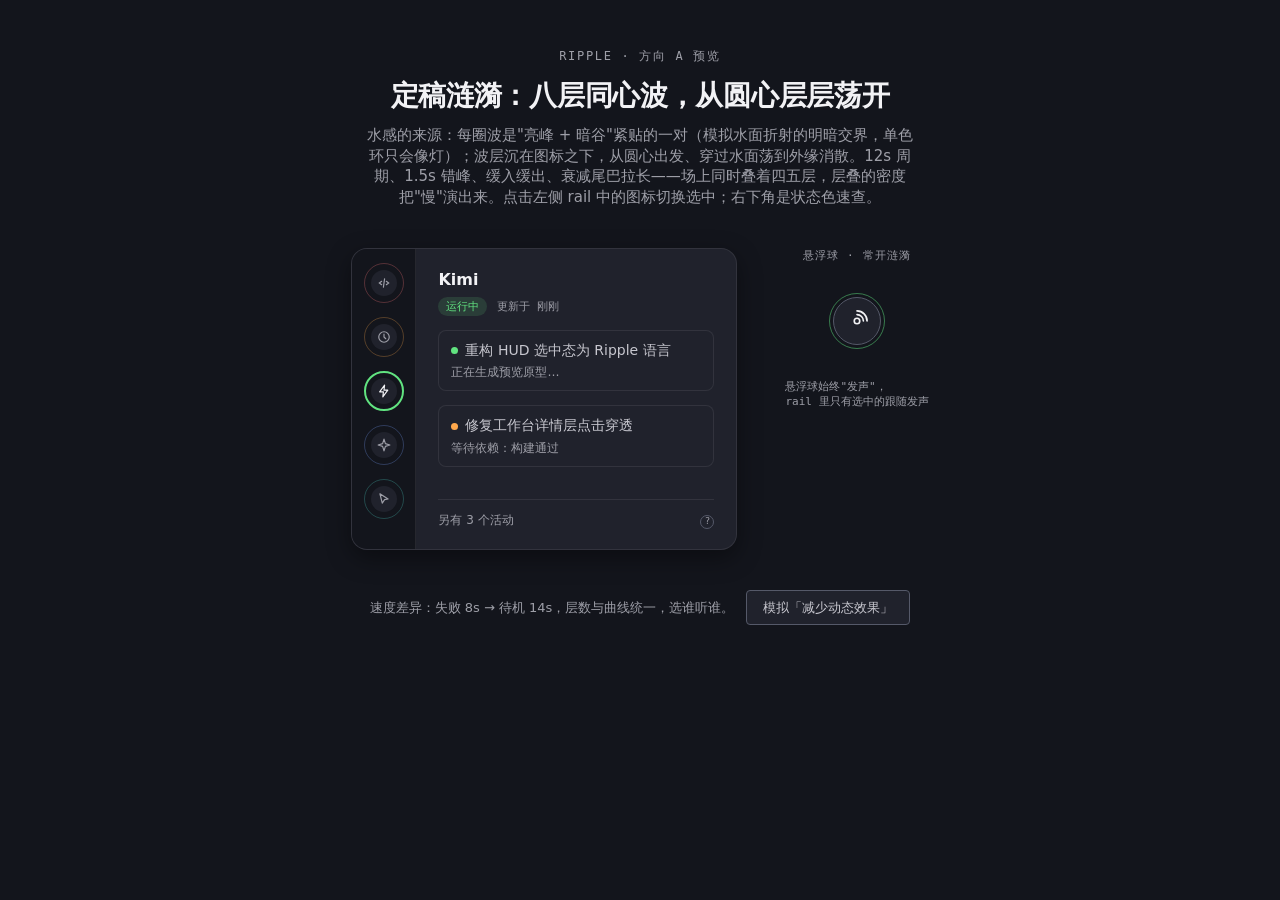
<file: docs/prototypes/ripple-selection-preview.html>
<!doctype html>
<html lang="zh-CN">
<head>
<meta charset="utf-8">
<meta name="viewport" content="width=device-width, initial-scale=1">
<title>Ripple 选中态 · 方向 A 预览</title>
<style>
/* 配色与字体一律取自 design-systems/lantai/DESIGN.md（= 上线代码 CPStatusEngine 的
   dark 槽）。2026-08-14 重新蒙皮：此前这里是 Discord 的设计系统（#313338 系灰、
   Blurple #5865f2、gg sans 字体），与上线配色完全不同，被当成设计依据会把新界面
   带向 Discord 的味道。这份原型的有效资产只有涟漪的几何与节奏，不是配色。 */
:root {
  --bg:           #20222C;  /* surface：容器 */
  --surface:      #20222C;
  --surface-warm: #13151C;  /* bg：页面底 */
  --fg:   #C7C7CF;          /* fg2 */
  --fg-2: #F2F2F5;          /* fg */
  --muted: #9E9FA8;
  --meta:  #9E9FA8;
  --border:      rgba(255, 255, 255, 0.08);  /* hairline */
  --border-soft: #555969;                    /* border */
  --accent:        #668FFF;
  --accent-on:     #FFFFFF;
  --accent-hover:  #5280FF;
  --success: #61E380;  /* status.ready */
  --warn:    #FFA84C;  /* status.attention */
  --danger:  #FF787A;  /* status.failed */
  --info:    #7AA3FF;  /* status.working */
  --calm:    #61E380;
  --font-body: -apple-system, BlinkMacSystemFont, "SF Pro Text", "PingFang SC", system-ui, sans-serif;
  --font-mono: ui-monospace, "SF Mono", Menlo, monospace;
  --radius-sm: 4px;
  --radius-md: 8px;
  --radius-lg: 16px;  /* radius.orb */
  --focus-ring: 0 0 0 3px rgba(102, 143, 255, 0.3);
}

* { box-sizing: border-box; margin: 0; padding: 0; }
html, body { height: 100%; }
body {
  font-family: var(--font-body);
  background: var(--surface-warm);
  color: var(--fg);
  font-size: 16px;
  line-height: 1.375;
  display: flex;
  flex-direction: column;
  align-items: center;
  padding: 48px 24px 64px;
  gap: 40px;
}

/* ---------- 顶部说明 ---------- */
.intro { max-width: 720px; text-align: center; }
.intro .eyebrow {
  font-family: var(--font-mono);
  font-size: 12px;
  letter-spacing: 0.14em;
  text-transform: uppercase;
  color: var(--muted);
  margin-bottom: 12px;
}
.intro h1 {
  font-size: 28px;
  font-weight: 700;
  color: var(--fg-2);
  letter-spacing: -0.01em;
  margin-bottom: 10px;
}
.intro p { color: var(--muted); font-size: 15px; max-width: 560px; margin: 0 auto; }

/* ---------- 演示舞台 ---------- */
.stage {
  display: flex;
  gap: 48px;
  align-items: flex-start;
  flex-wrap: wrap;
  justify-content: center;
}

/* ---------- HUD rail ---------- */
.hud {
  display: flex;
  background: var(--surface);
  border: 1px solid var(--border);
  border-radius: var(--radius-lg);
  overflow: hidden;
  box-shadow: rgba(0,0,0,0.4) 0 8px 24px;
}
.rail {
  width: 64px;
  background: var(--surface-warm);
  padding: 14px 0;
  display: flex;
  flex-direction: column;
  align-items: center;
  gap: 14px;
  border-right: 1px solid var(--border);
}

/* Agent 按钮：30pt 容器，圆形 */
.agent {
  position: relative;
  width: 40px;
  height: 40px;
  display: grid;
  place-items: center;
  background: none;
  border: none;
  cursor: pointer;
  border-radius: 50%;
  -webkit-tap-highlight-color: transparent;
}
.agent:focus-visible { outline: none; box-shadow: var(--focus-ring); }

/* 状态环（基础环，固定） */
.agent .ring {
  position: absolute;
  inset: 0;
  border-radius: 50%;
  border: 1.5px solid var(--c, var(--meta));
  opacity: 0.28;
  transition: opacity 200ms ease, border-width 200ms ease;
}

/* 图标 */
.agent .glyph {
  width: 26px;
  height: 26px;
  border-radius: 50%;
  display: grid;
  place-items: center;
  background: var(--surface);
  color: var(--muted);
  transition: color 200ms ease, background 200ms ease;
}
.agent .glyph svg { width: 14px; height: 14px; display: block; }

/* 涟漪层（定稿·路线 1）：八层同心波从圆心往外层层荡开。
   每圈波是"亮峰 + 暗谷"紧贴的一对（双层 box-shadow 模拟水面折射的明暗交界，
   单色环 = 灯效，亮暗成对 = 水感）；波层沉在图标之下（z-index 0），
   从图标边缘的水面露出来，不遮挡图标。
   12s 周期、1.5s 错峰、缓入缓出（出发平缓、不急切）、衰减尾巴拉长——
   场上同时存在四五层，层叠密度本身演出"慢"。 */
.agent .wave {
  position: absolute;
  border-radius: 50%;
  border: 1px solid transparent;
  opacity: 0;
  pointer-events: none;
  z-index: 0;
}

/* —— 未选中：环淡、涟漪静止 —— */
/* —— hover：环提亮一档，不起涟漪 —— */
.agent:hover .ring { opacity: 0.55; }
.agent:hover .glyph { color: var(--fg); }

/* —— 选中（方向 A 核心）：实色环 + 环略粗 + 双层错峰涟漪常开 —— */
.agent.selected .ring {
  opacity: 1;
  border-width: 2px;
}
.agent.selected .glyph {
  color: var(--fg-2);
  background: var(--bg);
}
.agent.selected .wave {
  animation: agent-ripple var(--dur, 12s) cubic-bezier(0.45, 0.08, 0.35, 1) infinite;
  will-change: inset, opacity;
}
.agent.selected .wave:nth-child(2) { animation-delay: calc(var(--dur, 12s) / -8); }
.agent.selected .wave:nth-child(3) { animation-delay: calc(var(--dur, 12s) / -8 * 2); }
.agent.selected .wave:nth-child(4) { animation-delay: calc(var(--dur, 12s) / -8 * 3); }
.agent.selected .wave:nth-child(5) { animation-delay: calc(var(--dur, 12s) / -8 * 4); }
.agent.selected .wave:nth-child(6) { animation-delay: calc(var(--dur, 12s) / -8 * 5); }
.agent.selected .wave:nth-child(7) { animation-delay: calc(var(--dur, 12s) / -8 * 6); }
.agent.selected .wave:nth-child(8) { animation-delay: calc(var(--dur, 12s) / -8 * 7); }

/* 波扫过时图标与环的轻微晃动（水面折射感，幅度 < 1px） */
.agent.selected .glyph, .agent.selected .ring { animation: bob var(--dur, 12s) ease-in-out infinite; }

/* 水波关键帧（40px 容器）：
   0%   —— inset 19px ≈ 半径 1px，波从真正的圆心出发，不弹亮
   26%  —— 缓慢显现到峰值 0.85（推迟到峰，中心不急切）
   50–90% —— 长尾巴衰减，每层"活"得久，场上同时叠着四五层
   100% —— 荡到容器外缘，明暗双影同时淡没，融入水面 */
@keyframes agent-ripple {
  0%   { inset: 19px; opacity: 0;
         box-shadow: 0 0 0 1.5px rgba(255,255,255,0.5), 0 0 0 3px rgba(0,0,0,0.4); }
  26%  { opacity: 0.85; }
  50%  { opacity: 0.55; }
  72%  { opacity: 0.28; }
  90%  { opacity: 0.10; }
  100% { inset: -2px; opacity: 0;
         box-shadow: 0 0 0 0.5px rgba(255,255,255,0.14), 0 0 0 1.5px rgba(0,0,0,0.12); }
}

@keyframes bob {
  0%, 100% { transform: translate(0, 0); }
  18% { transform: translate(0.6px, -0.8px); }
  42% { transform: translate(-0.5px, 0.6px); }
  68% { transform: translate(0, 0); }
}

/* 状态颜色与速度：失败最快，待机最慢（周期差异，层数与曲线统一） */
.agent[data-status="error"]   { --c: var(--danger);  --dur: 8s; }
.agent[data-status="waiting"] { --c: var(--warn);    --dur: 9.6s; }
.agent[data-status="review"]  { --c: var(--info);    --dur: 10.8s; }
.agent[data-status="running"] { --c: var(--success); --dur: 12s; }
.agent[data-status="idle"]    { --c: #4fd1c5;        --dur: 14s; }

/* ---------- 右侧内容面板（示意） ---------- */
.panel {
  width: 320px;
  padding: 20px 22px;
  display: flex;
  flex-direction: column;
  gap: 14px;
  min-height: 300px;
}
.panel-head { display: flex; flex-direction: column; gap: 6px; }
.panel-name {
  font-size: 16px;
  font-weight: 600;
  color: var(--fg-2);
}
.panel-meta {
  display: flex;
  align-items: center;
  gap: 10px;
  font-size: 12px;
}
.status-tag {
  font-family: var(--font-mono);
  font-size: 11px;
  padding: 2px 8px;
  border-radius: 9999px;
  color: var(--c, var(--muted));
  background: color-mix(in oklab, var(--c, var(--muted)) 14%, transparent);
  white-space: nowrap;
}
.panel-time { color: var(--muted); font-family: var(--font-mono); font-size: 11px; }

.task {
  background: var(--bg);
  border: 1px solid var(--border);
  border-radius: var(--radius-md);
  padding: 10px 12px;
  display: flex;
  flex-direction: column;
  gap: 4px;
}
.task-title { font-size: 14px; font-weight: 500; color: var(--fg); display: flex; align-items: center; gap: 7px; }
/* 颜色永远表示状态：每张任务卡带自己的状态点，Agent 环取任务中最紧急的那个 */
.task-dot {
  width: 7px;
  height: 7px;
  border-radius: 50%;
  background: var(--c, var(--muted));
  flex-shrink: 0;
}
.task-act { font-size: 12px; color: var(--muted); }
.panel-foot {
  margin-top: auto;
  padding-top: 12px;
  border-top: 1px solid var(--border);
  display: flex;
  align-items: flex-end;
  justify-content: space-between;
  gap: 12px;
  font-size: 12px;
  color: var(--muted);
}

/* 状态图例：收成右下角一个小圆钮，hover/聚焦时向上展开，平时不拉长面板 */
.legend-wrap { position: relative; flex-shrink: 0; }
.legend-toggle {
  width: 14px;
  height: 14px;
  border-radius: 50%;
  border: 1px solid var(--border-soft);
  background: transparent;
  color: var(--meta);
  font-family: var(--font-mono);
  font-size: 9px;
  line-height: 1;
  display: flex;
  align-items: center;
  justify-content: center;
  cursor: help;
  padding: 0;
  transition: color var(--motion-base) var(--ease-standard), border-color var(--motion-base) var(--ease-standard);
}
.legend-toggle:hover, .legend-toggle:focus-visible { color: var(--muted); border-color: var(--meta); }
.legend {
  position: absolute;
  right: 0;
  bottom: calc(100% + 8px);
  display: flex;
  flex-direction: column;
  gap: 4px;
  font-family: var(--font-mono);
  background: var(--surface-warm);
  border: 1px solid var(--border-soft);
  border-radius: var(--radius-md);
  padding: 8px 10px;
  box-shadow: var(--elev-raised);
  opacity: 0;
  visibility: hidden;
  transform: translateY(3px);
  transition: opacity var(--motion-base) var(--ease-standard), transform var(--motion-base) var(--ease-standard), visibility var(--motion-base);
  z-index: 10;
}
.legend-wrap:hover .legend,
.legend-wrap:focus-within .legend {
  opacity: 1;
  visibility: visible;
  transform: translateY(0);
}
.legend {
  font-size: 10px;
  line-height: 1.4;
  color: var(--meta);
  text-align: left;
  flex-shrink: 0;
}
.legend span { display: flex; align-items: center; gap: 5px; white-space: nowrap; }
.legend .legend-note {
  color: var(--meta);
  margin-top: 6px;
  padding-top: 6px;
  border-top: 1px solid var(--border);
  white-space: normal;
  line-height: 1.5;
}
.legend i {
  width: 5px;
  height: 5px;
  border-radius: 50%;
  background: var(--c);
  flex-shrink: 0;
}

/* ---------- 悬浮球对照 ---------- */
.orb-wrap { display: flex; flex-direction: column; align-items: center; gap: 16px; }
.orb-label {
  font-family: var(--font-mono);
  font-size: 11px;
  letter-spacing: 0.1em;
  color: var(--muted);
  text-transform: uppercase;
}
.orb {
  position: relative;
  width: 84px;
  height: 84px;
  display: grid;
  place-items: center;
}
.orb .core {
  width: 48px;
  height: 48px;
  border-radius: 50%;
  background: var(--surface);
  border: 1px solid var(--border-soft);
  display: grid;
  place-items: center;
  color: var(--fg-2);
  position: relative;
  z-index: 1;
}
.orb .core svg { width: 22px; height: 22px; }
.orb .ring-base {
  position: absolute;
  inset: 14px;
  border-radius: 50%;
  border: 1.5px solid var(--success);
  opacity: 0.5;
}
.orb .wave {
  position: absolute;
  border-radius: 50%;
  border: 1px solid transparent;
  opacity: 0;
  pointer-events: none;
  z-index: 0;
  animation: orb-ripple 12s cubic-bezier(0.45, 0.08, 0.35, 1) infinite;
  will-change: inset, opacity;
}
.orb .wave:nth-child(2) { animation-delay: -1.5s; }
.orb .wave:nth-child(3) { animation-delay: -3s; }
.orb .wave:nth-child(4) { animation-delay: -4.5s; }
.orb .wave:nth-child(5) { animation-delay: -6s; }
.orb .wave:nth-child(6) { animation-delay: -7.5s; }
.orb .wave:nth-child(7) { animation-delay: -9s; }
.orb .wave:nth-child(8) { animation-delay: -10.5s; }
.orb .core, .orb .ring-base { animation: bob 12s ease-in-out infinite; }

/* 悬浮球（84px 容器）：同一套水波语言，从圆心荡到外缘 */
@keyframes orb-ripple {
  0%   { inset: 41px; opacity: 0;
         box-shadow: 0 0 0 1.5px rgba(255,255,255,0.5), 0 0 0 3px rgba(0,0,0,0.4); }
  26%  { opacity: 0.85; }
  50%  { opacity: 0.55; }
  72%  { opacity: 0.28; }
  90%  { opacity: 0.10; }
  100% { inset: -2px; opacity: 0;
         box-shadow: 0 0 0 0.5px rgba(255,255,255,0.14), 0 0 0 1.5px rgba(0,0,0,0.12); }
}

/* ---------- 控制条 ---------- */
.controls {
  display: flex;
  gap: 12px;
  align-items: center;
  flex-wrap: wrap;
  justify-content: center;
}
.controls .hint { font-size: 13px; color: var(--muted); }
.toggle-motion {
  font: inherit;
  font-size: 13px;
  color: var(--fg);
  background: var(--surface);
  border: 1px solid var(--border-soft);
  border-radius: var(--radius-sm);
  padding: 8px 16px;
  cursor: pointer;
  transition: background 200ms ease;
}
.toggle-motion:hover { background: var(--bg); }
.toggle-motion:focus-visible { outline: none; box-shadow: var(--focus-ring); }

/* reduce motion：全部静止，只留环 */
body.reduce-motion .wave,
body.reduce-motion .agent.selected .wave,
body.reduce-motion .orb .wave { animation: none; opacity: 0; }
body.reduce-motion .agent.selected .glyph, body.reduce-motion .agent.selected .ring,
body.reduce-motion .orb .core, body.reduce-motion .orb .ring-base { animation: none; }
body.reduce-motion .agent.selected .ring { opacity: 1; border-width: 2px; }

@media (prefers-reduced-motion: reduce) {
  .wave, .agent.selected .wave, .orb .wave { animation: none !important; opacity: 0 !important; }
  .agent.selected .glyph, .agent.selected .ring, .orb .core, .orb .ring-base { animation: none !important; }
}
</style>
</head>
<body>

<div class="intro" data-od-id="intro">
  <div class="eyebrow">Ripple · 方向 A 预览</div>
  <h1>定稿涟漪：八层同心波，从圆心层层荡开</h1>
  <p>水感的来源：每圈波是"亮峰 + 暗谷"紧贴的一对（模拟水面折射的明暗交界，单色环只会像灯）；波层沉在图标之下，从圆心出发、穿过水面荡到外缘消散。12s 周期、1.5s 错峰、缓入缓出、衰减尾巴拉长——场上同时叠着四五层，层叠的密度把"慢"演出来。点击左侧 rail 中的图标切换选中；右下角是状态色速查。</p>
</div>

<div class="stage" data-od-id="stage">

  <!-- HUD 示意 -->
  <div class="hud" data-od-id="hud">
    <div class="rail" data-od-id="agent-rail" role="tablist" aria-label="Agent 列表">

      <button class="agent" data-status="error" data-name="Codex" data-tag="失败" data-time="14:02" role="tab" aria-selected="false" data-od-id="agent-codex">
        <span class="wave"></span><span class="wave"></span><span class="wave"></span><span class="wave"></span><span class="wave"></span><span class="wave"></span><span class="wave"></span><span class="wave"></span>
        <span class="ring"></span>
        <span class="glyph"><svg viewBox="0 0 24 24" fill="none" stroke="currentColor" stroke-width="2" stroke-linecap="round"><path d="M8 9l-4 3 4 3M16 9l4 3-4 3M13 5l-2 14"/></svg></span>
      </button>

      <button class="agent" data-status="waiting" data-name="Claude" data-tag="等待处理" data-time="13:47" role="tab" aria-selected="false" data-od-id="agent-claude">
        <span class="wave"></span><span class="wave"></span><span class="wave"></span><span class="wave"></span><span class="wave"></span><span class="wave"></span><span class="wave"></span><span class="wave"></span>
        <span class="ring"></span>
        <span class="glyph"><svg viewBox="0 0 24 24" fill="none" stroke="currentColor" stroke-width="2" stroke-linecap="round"><circle cx="12" cy="12" r="9"/><path d="M12 7v5l3 3"/></svg></span>
      </button>

      <button class="agent selected" data-status="running" data-name="Kimi" data-tag="运行中" data-time="刚刚" role="tab" aria-selected="true" data-od-id="agent-kimi">
        <span class="wave"></span><span class="wave"></span><span class="wave"></span><span class="wave"></span><span class="wave"></span><span class="wave"></span><span class="wave"></span><span class="wave"></span>
        <span class="ring"></span>
        <span class="glyph"><svg viewBox="0 0 24 24" fill="none" stroke="currentColor" stroke-width="2" stroke-linecap="round" stroke-linejoin="round"><path d="M13 2L4.5 13.5H11L10 22l8.5-11.5H12L13 2z"/></svg></span>
      </button>

      <button class="agent" data-status="review" data-name="Gemini" data-tag="完成待查验" data-time="12:30" role="tab" aria-selected="false" data-od-id="agent-gemini">
        <span class="wave"></span><span class="wave"></span><span class="wave"></span><span class="wave"></span><span class="wave"></span><span class="wave"></span><span class="wave"></span><span class="wave"></span>
        <span class="ring"></span>
        <span class="glyph"><svg viewBox="0 0 24 24" fill="none" stroke="currentColor" stroke-width="2" stroke-linecap="round" stroke-linejoin="round"><path d="M12 2l2.4 7.6L22 12l-7.6 2.4L12 22l-2.4-7.6L2 12l7.6-2.4L12 2z"/></svg></span>
      </button>

      <button class="agent" data-status="idle" data-name="Cursor" data-tag="待机" data-time="11:58" role="tab" aria-selected="false" data-od-id="agent-cursor">
        <span class="wave"></span><span class="wave"></span><span class="wave"></span><span class="wave"></span><span class="wave"></span><span class="wave"></span><span class="wave"></span><span class="wave"></span>
        <span class="ring"></span>
        <span class="glyph"><svg viewBox="0 0 24 24" fill="none" stroke="currentColor" stroke-width="2" stroke-linecap="round" stroke-linejoin="round"><path d="M5 3l14 9-6 1-4 6-4-16z"/></svg></span>
      </button>

    </div>

    <div class="panel" data-od-id="hud-panel">
      <div class="panel-head">
        <div class="panel-name" id="panelName">Kimi</div>
        <div class="panel-meta">
          <span class="status-tag" id="panelTag" style="--c: var(--success)">运行中</span>
          <span class="panel-time" id="panelTime">更新于 刚刚</span>
        </div>
      </div>
      <div class="task" data-od-id="task-1">
        <div class="task-title"><i class="task-dot" style="--c: var(--success)"></i>重构 HUD 选中态为 Ripple 语言</div>
        <div class="task-act">正在生成预览原型…</div>
      </div>
      <div class="task" data-od-id="task-2">
        <div class="task-title"><i class="task-dot" style="--c: var(--warn)"></i>修复工作台详情层点击穿透</div>
        <div class="task-act">等待依赖：构建通过</div>
      </div>
      <div class="panel-foot">
        <span>另有 3 个活动</span>
        <div class="legend-wrap" data-od-id="status-legend">
          <button class="legend-toggle" type="button" aria-label="状态颜色说明">?</button>
          <div class="legend">
            <span><i style="--c: var(--danger)"></i>失败</span>
            <span><i style="--c: var(--warn)"></i>等待处理</span>
            <span><i style="--c: var(--info)"></i>完成待查验</span>
            <span><i style="--c: var(--success)"></i>运行中</span>
            <span><i style="--c: #4fd1c5"></i>待机</span>
            <span class="legend-note">Agent 环取任务中最紧急状态</span>
          </div>
        </div>
      </div>
    </div>
  </div>

  <!-- 悬浮球对照 -->
  <div class="orb-wrap" data-od-id="orb-wrap">
    <div class="orb-label">悬浮球 · 常开涟漪</div>
    <div class="orb" data-od-id="orb">
      <span class="wave"></span><span class="wave"></span><span class="wave"></span><span class="wave"></span><span class="wave"></span><span class="wave"></span><span class="wave"></span><span class="wave"></span>
      <span class="ring-base"></span>
      <span class="core"><svg viewBox="0 0 24 24" fill="none" stroke="currentColor" stroke-width="1.8" stroke-linecap="round"><circle cx="12" cy="12" r="3"/><path d="M12 5a7 7 0 0 1 7 7M12 1a11 11 0 0 1 11 11"/></svg></span>
    </div>
    <div class="orb-label" style="text-transform:none; letter-spacing:0">悬浮球始终"发声"，<br>rail 里只有选中的跟随发声</div>
  </div>

</div>

<div class="controls" data-od-id="controls">
  <span class="hint">速度差异：失败 8s → 待机 14s，层数与曲线统一，选谁听谁。</span>
  <button class="toggle-motion" id="motionBtn" data-od-id="toggle-motion">模拟「减少动态效果」</button>
</div>

<script>
const agents = document.querySelectorAll('.agent');
const nameEl = document.getElementById('panelName');
const tagEl  = document.getElementById('panelTag');
const timeEl = document.getElementById('panelTime');
const colorMap = {
  error: 'var(--danger)', waiting: 'var(--warn)', review: 'var(--info)',
  running: 'var(--success)', idle: '#4fd1c5'
};

agents.forEach(btn => {
  btn.addEventListener('click', () => {
    agents.forEach(b => { b.classList.remove('selected'); b.setAttribute('aria-selected', 'false'); });
    btn.classList.add('selected');
    btn.setAttribute('aria-selected', 'true');
    nameEl.textContent = btn.dataset.name;
    tagEl.textContent = btn.dataset.tag;
    tagEl.style.setProperty('--c', colorMap[btn.dataset.status]);
    timeEl.textContent = '更新于 ' + btn.dataset.time;
  });
});

const motionBtn = document.getElementById('motionBtn');
motionBtn.addEventListener('click', () => {
  const on = document.body.classList.toggle('reduce-motion');
  motionBtn.textContent = on ? '恢复动态效果' : '模拟「减少动态效果」';
});
</script>
</body>
</html>
</file>
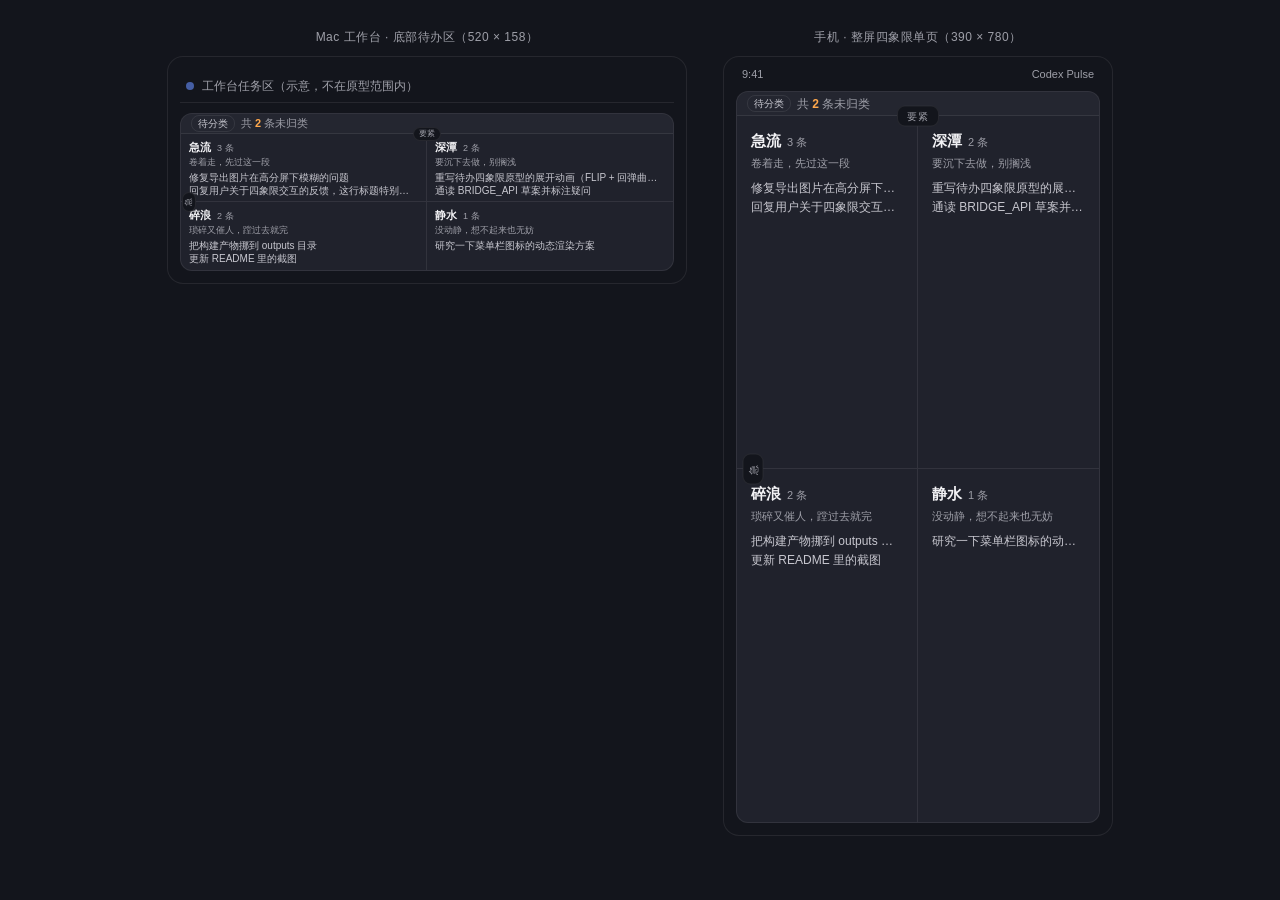
<file: docs/prototypes/todo-quadrant-preview.html>
<!DOCTYPE html>
<html lang="zh-CN">
<head>
<meta charset="UTF-8">
<meta name="viewport" content="width=device-width, initial-scale=1.0">
<title>待办四象限 · 原型预览 v2</title>
<style>
  :root{
    --bg:#13151C;
    --card:#20222C;
    --text:#F2F2F5;
    --sub:#C7C7CF;
    --hint:#9E9FA8;
    --accent:#668FFF;
    --stroke:rgba(255,255,255,.08);
    --today:#FFA84C;
    --overdue:#FF787A;
    --radius:12px;
  }
  *{margin:0;padding:0;box-sizing:border-box;}
  html,body{background:var(--bg);color:var(--text);
    font:13px/1.5 -apple-system,"SF Pro Text","PingFang SC",sans-serif;
    -webkit-font-smoothing:antialiased;}
  body{padding:28px 24px 40px;}

  .stage{display:flex;gap:36px;align-items:flex-start;justify-content:center;flex-wrap:wrap;}
  .canvas-label{font-size:12px;color:var(--hint);margin-bottom:10px;text-align:center;letter-spacing:.5px;}

  /* ---------- 画布 ---------- */
  .canvas{background:var(--bg);border:1px solid var(--stroke);border-radius:16px;
    overflow:hidden;position:relative;}
  .canvas-mac{width:520px;padding:12px 12px 0;}
  .canvas-mac .workbench-hint{height:34px;display:flex;align-items:center;gap:8px;
    color:var(--hint);font-size:12px;border-bottom:1px solid var(--stroke);
    padding:0 6px;margin-bottom:10px;}
  .canvas-mac .workbench-hint .dot{width:8px;height:8px;border-radius:50%;background:var(--accent);opacity:.6;}
  .canvas-phone{width:390px;height:780px;display:flex;flex-direction:column;}
  .canvas-phone .statusbar{height:34px;display:flex;align-items:center;justify-content:space-between;
    padding:0 18px;color:var(--hint);font-size:11px;flex:none;}

  /* ---------- 待办区（Mac 限定 158px） ---------- */
  .todo-area{position:relative;background:var(--card);border:1px solid var(--stroke);
    border-radius:var(--radius);overflow:hidden;}
  .canvas-mac .todo-area{height:158px;margin-bottom:12px;}
  .canvas-phone .todo-area{flex:1;margin:0 12px 12px;min-height:0;}

  /* ---------- 待分类横条 ---------- */
  .inbox-bar{height:20px;flex:none;display:flex;align-items:center;gap:6px;
    padding:0 10px;color:var(--hint);font-size:11px;
    border-bottom:1px solid var(--stroke);background:rgba(255,255,255,.02);
    cursor:pointer;user-select:none;}
  .inbox-bar b{color:var(--today);font-weight:600;}
  .inbox-bar .tag{font-size:10px;padding:0 6px;border-radius:8px;
    border:1px solid var(--stroke);color:var(--sub);}
  .canvas-phone .inbox-bar{height:24px;font-size:12px;}

  /* ---------- 四格态 ---------- */
  .quad-body{position:absolute;left:0;right:0;bottom:0;top:20px;}
  .canvas-phone .quad-body{top:24px;}
  .quad-grid{position:absolute;inset:0;display:grid;
    grid-template-columns:1fr 1fr;grid-template-rows:1fr 1fr;}
  .quad{position:relative;padding:7px 9px;cursor:pointer;overflow:hidden;
    transition:background .15s ease;display:flex;flex-direction:column;min-height:0;}
  .quad:hover{background:rgba(255,255,255,.035);}
  .quad.q1{border-right:1px solid var(--stroke);border-bottom:1px solid var(--stroke);}
  .quad.q2{border-bottom:1px solid var(--stroke);}
  .quad.q3{border-right:1px solid var(--stroke);}
  .quad-name{font-size:12px;font-weight:600;color:var(--text);display:flex;align-items:baseline;gap:6px;}
  .quad-count{font-size:10px;color:var(--hint);font-weight:400;}
  .quad-desc{font-size:10px;color:var(--hint);white-space:nowrap;overflow:hidden;text-overflow:ellipsis;}
  .quad-titles{margin-top:3px;font-size:11px;color:var(--sub);min-height:0;overflow:hidden;
    line-height:15px;max-height:30px;}
  .quad-titles div{white-space:nowrap;overflow:hidden;text-overflow:ellipsis;line-height:15px;}
  .canvas-mac .quad{padding:5px 8px;}
  .canvas-mac .quad-name{font-size:11px;}
  .canvas-mac .quad-count{font-size:9px;}
  .canvas-mac .quad-desc{font-size:9px;}
  .canvas-mac .quad-titles{font-size:10px;line-height:13px;max-height:26px;margin-top:2px;}
  .canvas-mac .quad-titles div{line-height:13px;}
  .canvas-phone .quad{padding:14px 14px;}
  .canvas-phone .quad-name{font-size:15px;}
  .canvas-phone .quad-desc{font-size:11px;margin-top:2px;}
  .canvas-phone .quad-titles{font-size:12px;margin-top:8px;line-height:19px;max-height:38px;}
  .canvas-phone .quad-titles div{line-height:19px;}
  .canvas-phone .quad-count{font-size:11px;}

  /* 轴标签 */
  .axis{position:absolute;font-size:9px;color:var(--hint);letter-spacing:1px;
    padding:1px 7px;border-radius:8px;border:1px solid var(--stroke);
    background:var(--bg);z-index:3;pointer-events:none;}
  .canvas-phone .axis{font-size:10px;padding:2px 9px;}
  .axis-top{top:0;left:50%;transform:translate(-50%,-50%);}
  .axis-left{left:13px;top:50%;transform:translate(-50%,-50%) rotate(-90deg);transform-origin:center;}
  .canvas-mac .axis{font-size:8px;padding:0 5px;letter-spacing:0;}
  .canvas-mac .axis-left{left:8px;}
  .canvas-phone .axis-left{left:16px;}

  /* 四格退场（满格态时） */
  .quad-grid.away .quad{opacity:0;transform:scale(.96) translateY(6px);pointer-events:none;}
  .quad-grid .quad{transition:opacity .26s ease,transform .32s cubic-bezier(.34,1.2,.4,1),background .15s ease;}
  .quad-grid.away ~ .axis, .todo-area.full .axis{opacity:0;transition:opacity .2s ease;}

  /* ---------- 满格态面板 ---------- */
  .panel{position:absolute;z-index:5;background:var(--card);
    border:1px solid var(--stroke);border-radius:var(--radius);
    display:none;flex-direction:column;overflow:hidden;
    will-change:transform,width,height,opacity;
    box-shadow:0 12px 40px rgba(0,0,0,.45);}
  .panel.open{display:flex;}
  .panel-top{flex:none;display:flex;align-items:center;gap:8px;padding:7px 9px;
    border-bottom:1px solid var(--stroke);}
  .canvas-mac .panel-top{padding:5px 8px;}
  .back-btn{flex:none;width:22px;height:22px;border-radius:50%;border:1px solid var(--stroke);
    background:transparent;color:var(--sub);font-size:12px;cursor:pointer;
    display:flex;align-items:center;justify-content:center;transition:background .15s;}
  .back-btn:hover{background:rgba(255,255,255,.06);color:var(--text);}
  .panel-name{font-size:13px;font-weight:600;}
  .axis-chip{font-size:10px;color:var(--hint);padding:1px 8px;border-radius:9px;
    border:1px solid var(--stroke);}
  .panel-count{margin-left:auto;font-size:10px;color:var(--hint);}

  .panel-input{flex:none;display:flex;gap:6px;padding:7px 9px;
    border-bottom:1px solid var(--stroke);}
  .canvas-mac .panel-input{padding:5px 8px;}
  .panel-input input{flex:1;min-width:0;background:rgba(255,255,255,.04);
    border:1px solid var(--stroke);border-radius:8px;color:var(--text);
    font-size:12px;padding:4px 9px;outline:none;font-family:inherit;}
  .canvas-mac .panel-input input{padding:3px 8px;font-size:11px;}
  .panel-input input:focus{border-color:var(--accent);}
  .panel-input input::placeholder{color:var(--hint);}
  .done-btn{flex:none;background:var(--accent);color:#fff;border:none;border-radius:8px;
    font-size:11px;padding:0 12px;cursor:pointer;font-family:inherit;}
  .done-btn:hover{filter:brightness(1.1);}

  .panel-list{flex:1;min-height:0;overflow-y:auto;padding:3px 0;
    scrollbar-width:thin;scrollbar-color:rgba(255,255,255,.15) transparent;}
  .panel-list::-webkit-scrollbar{width:4px;}
  .panel-list::-webkit-scrollbar-thumb{background:rgba(255,255,255,.15);border-radius:2px;}

  .row{display:flex;align-items:center;gap:7px;padding:4px 10px;min-height:24px;}
  .canvas-mac .row{padding:3px 9px;min-height:22px;}
  .check{flex:none;width:14px;height:14px;border-radius:50%;
    border:1.5px solid var(--hint);cursor:pointer;position:relative;
    transition:border-color .15s,background .2s,transform .2s;}
  .check:hover{border-color:var(--accent);transform:scale(1.12);}
  .row.done .check{background:var(--accent);border-color:var(--accent);}
  .row.done .check::after{content:"";position:absolute;left:3.5px;top:1.5px;
    width:4px;height:7px;border:solid #fff;border-width:0 1.5px 1.5px 0;transform:rotate(42deg);}
  .row-title{flex:1;min-width:0;white-space:nowrap;overflow:hidden;text-overflow:ellipsis;
    color:var(--text);font-size:12px;transition:color .2s;}
  .canvas-mac .row-title{font-size:11px;}
  .row.done .row-title{color:var(--hint);text-decoration:line-through;}
  .row-due{flex:none;font-size:10px;color:var(--hint);}
  .row-due.today{color:var(--today);}
  .row-due.overdue{color:var(--overdue);}
  .row-agent{flex:none;font-size:9px;color:var(--sub);padding:0 6px;border-radius:7px;
    border:1px solid var(--stroke);background:rgba(255,255,255,.03);}

  .archive-head{display:flex;align-items:center;gap:6px;padding:4px 10px;
    font-size:11px;color:var(--hint);cursor:pointer;user-select:none;
    border-top:1px solid var(--stroke);}
  .canvas-mac .archive-head{padding:3px 9px;font-size:10px;}
  .archive-head .caret{transition:transform .2s ease;font-size:9px;}
  .archive-head.open .caret{transform:rotate(90deg);}
  .archive-body{overflow:hidden;max-height:0;transition:max-height .25s ease;}
  .archive-body.open{max-height:400px;}
  .archive-body .row-title{color:var(--hint);text-decoration:line-through;}

  /* ---------- 减少动效 ---------- */
  @media (prefers-reduced-motion:reduce){
    .panel{transition:opacity .18s ease !important;}
    .quad-grid .quad{transition:opacity .18s ease !important;}
    .archive-body{transition:none;}
    *{animation:none !important;}
  }
</style>
</head>
<body>
<div class="stage" id="stage"></div>

<script>
/* ================= 假数据 ================= */
const QUADS = {
  jiliu:  { name:"急流", desc:"卷着走，先过这一段", chip:"要紧 · 急", axis:{top:true,left:true} },
  shengtan:{ name:"深潭", desc:"要沉下去做，别搁浅", chip:"要紧 · 不急", axis:{top:true,left:false} },
  suilang: { name:"碎浪", desc:"琐碎又催人，蹚过去就完", chip:"不要紧 · 急", axis:{top:false,left:true} },
  jingshui:{ name:"静水", desc:"没动静，想不起来也无妨", chip:"不要紧 · 不急", axis:{top:false,left:false} },
};
const ORDER = ["jiliu","shengtan","suilang","jingshui"];

const TODOS = [
  { id:1, q:"jiliu",   title:"修复导出图片在高分屏下模糊的问题", due:"today",   agent:"Kimi" },
  { id:2, q:"jiliu",   title:"回复用户关于四象限交互的反馈，这行标题特别特别长用来验证截断效果是否正常工作", due:"overdue", agent:"Codex" },
  { id:3, q:"jiliu",   title:"整理 ~/Documents/Codex/小项目 下的截图素材", due:"", agent:"" },
  { id:4, q:"shengtan",title:"重写待办四象限原型的展开动画（FLIP + 回弹曲线）", due:"today", agent:"Codex" },
  { id:5, q:"shengtan",title:"通读 BRIDGE_API 草案并标注疑问", due:"", agent:"Kimi" },
  { id:6, q:"suilang", title:"把构建产物挪到 outputs 目录", due:"overdue", agent:"" },
  { id:7, q:"suilang", title:"更新 README 里的截图", due:"", agent:"Codex" },
  { id:8, q:"jingshui",title:"研究一下菜单栏图标的动态渲染方案", due:"", agent:"Kimi" },
  { id:9, q:"jiliu",   title:"上一版原型的旧交互走查", due:"", agent:"", done:true },
  { id:10,q:"suilang", title:"清理 work/shots 里的旧截图", due:"", agent:"Codex", done:true },
];
const INBOX = [
  { id:101, title:"还没想清楚归哪格：给原型加音效？", agent:"Kimi" },
  { id:102, title:"待分类：导出 PNG 的默认倍率", agent:"" },
];

/* ================= 工具 ================= */
const RM = matchMedia("(prefers-reduced-motion: reduce)").matches;
const EASE_OUT = "cubic-bezier(0.34, 1.3, 0.4, 1)";   // 弹出，轻微回弹
const EASE_IN  = "cubic-bezier(0.5, 0, 0.75, 0)";      // 收回
const T_OPEN = 380, T_CLOSE = 300;

function el(tag, cls, text){
  const e = document.createElement(tag);
  if (cls) e.className = cls;
  if (text != null) e.textContent = text;
  return e;
}
function dueChip(todo){
  if (!todo.due) return null;
  const d = el("span", "row-due " + todo.due);
  d.textContent = todo.due === "today" ? "今天到期" : "已过期";
  return d;
}
function rowEl(todo, archived){
  const r = el("div", "row" + (todo.done ? " done" : ""));
  const c = el("span", "check");
  c.addEventListener("click", ev => {
    ev.stopPropagation();
    todo.done = !todo.done;
    r.classList.toggle("done", todo.done);
    refreshCounts();
    if (!archived) { /* 活跃区点完成：短暂停留后可由归档区查看 */ }
  });
  r.appendChild(c);
  r.appendChild(el("span", "row-title", todo.title));
  const d = dueChip(todo); if (d) r.appendChild(d);
  if (todo.agent) r.appendChild(el("span", "row-agent", todo.agent));
  return r;
}

/* ================= 画布构建 ================= */
const canvases = [];

function buildCanvas(kind){
  const wrap = el("div");
  wrap.appendChild(el("div", "canvas-label",
    kind === "mac" ? "Mac 工作台 · 底部待办区（520 × 158）" : "手机 · 整屏四象限单页（390 × 780）"));

  const cv = el("div", "canvas canvas-" + kind);
  cv.dataset.odId = kind === "mac" ? "canvas-mac" : "canvas-phone";

  if (kind === "mac"){
    const wb = el("div", "workbench-hint");
    wb.appendChild(el("span", "dot"));
    wb.appendChild(el("span", null, "工作台任务区（示意，不在原型范围内）"));
    cv.appendChild(wb);
  } else {
    const sb = el("div", "statusbar");
    sb.appendChild(el("span", null, "9:41"));
    sb.appendChild(el("span", null, "Codex Pulse"));
    cv.appendChild(sb);
  }

  const area = el("div", "todo-area");
  area.dataset.odId = "todo-area-" + kind;

  /* 待分类横条 */
  const bar = el("div", "inbox-bar");
  bar.dataset.odId = "inbox-bar-" + kind;
  const barText = el("span");
  bar.appendChild(el("span", "tag", "待分类"));
  bar.appendChild(barText);
  area.appendChild(bar);

  /* 四格态 */
  const body = el("div", "quad-body");
  const grid = el("div", "quad-grid");
  grid.dataset.odId = "quad-grid-" + kind;
  ORDER.forEach((key, i) => {
    const meta = QUADS[key];
    const q = el("div", "quad q" + (i+1));
    q.dataset.odId = "quad-" + key + "-" + kind;
    q.dataset.quad = key;
    const nm = el("div", "quad-name");
    nm.appendChild(el("span", null, meta.name));
    const cnt = el("span", "quad-count");
    cnt.dataset.quadCount = key;
    nm.appendChild(cnt);
    q.appendChild(nm);
    q.appendChild(el("div", "quad-desc", meta.desc));
    const titles = el("div", "quad-titles");
    TODOS.filter(t => t.q === key && !t.done).slice(0,2)
      .forEach(t => titles.appendChild(el("div", null, t.title)));
    q.appendChild(titles);
    q.addEventListener("click", () => openPanel(ctx, key, q));
    grid.appendChild(q);
  });
  body.appendChild(grid);
  /* 轴标签 */
  const axTop = el("div", "axis axis-top", "要紧");
  axTop.dataset.odId = "axis-top-" + kind;
  const axLeft = el("div", "axis axis-left", "急");
  axLeft.dataset.odId = "axis-left-" + kind;
  body.appendChild(axTop);
  body.appendChild(axLeft);
  area.appendChild(body);

  /* 满格态面板 */
  const panel = el("div", "panel");
  panel.dataset.odId = "panel-" + kind;
  area.appendChild(panel);

  cv.appendChild(area);
  wrap.appendChild(cv);
  document.getElementById("stage").appendChild(wrap);

  const ctx = { kind, area, grid, panel, body, barText, open: null };
  canvases.push(ctx);
  refreshCounts();
  return ctx;
}

function refreshCounts(){
  const inboxN = INBOX.length;
  for (const ctx of canvases){
    ctx.barText.innerHTML = "";
    ctx.barText.appendChild(document.createTextNode("共 "));
    const b = el("b", null, String(inboxN));
    ctx.barText.appendChild(b);
    ctx.barText.appendChild(document.createTextNode(" 条未归类"));
    ctx.area.querySelectorAll("[data-quad-count]").forEach(s => {
      const n = TODOS.filter(t => t.q === s.dataset.quadCount && !t.done).length;
      s.textContent = n + " 条";
    });
    if (ctx.open){
      const c = ctx.panel.querySelector(".panel-count");
      if (c) c.textContent = TODOS.filter(t => t.q === ctx.open && !t.done).length + " 条";
      const ah = ctx.panel.querySelector(".archive-head .arc-n");
      if (ah) ah.textContent = "已完成 " + TODOS.filter(t => t.q === ctx.open && t.done).length;
    }
  }
}

/* ================= 满格态内容 ================= */
function fillPanel(ctx, key){
  const meta = QUADS[key];
  const p = ctx.panel;
  p.innerHTML = "";

  const top = el("div", "panel-top");
  const back = el("button", "back-btn", "←");
  back.dataset.odId = "panel-back-" + ctx.kind;
  back.title = "返回四格";
  back.addEventListener("click", ev => { ev.stopPropagation(); closePanel(ctx); });
  top.appendChild(back);
  top.appendChild(el("span", "panel-name", meta.name));
  top.appendChild(el("span", "axis-chip", meta.chip));
  top.appendChild(el("span", "panel-count"));
  p.appendChild(top);

  const inp = el("div", "panel-input");
  const input = el("input");
  input.dataset.odId = "panel-input-" + ctx.kind;
  input.placeholder = "加一条到「" + meta.name + "」…";
  const btn = el("button", "done-btn", "添加");
  const submit = () => {
    const v = input.value.trim();
    if (!v) return;
    TODOS.push({ id: Date.now(), q: key, title: v, due:"", agent:"" });
    input.value = "";
    rebuildList(ctx, key);
    refreshCounts();
  };
  btn.addEventListener("click", submit);
  input.addEventListener("keydown", e => { if (e.key === "Enter") submit(); });
  inp.appendChild(input); inp.appendChild(btn);
  p.appendChild(inp);

  const list = el("div", "panel-list");
  list.dataset.odId = "panel-list-" + ctx.kind;
  p.appendChild(list);
  rebuildList(ctx, key);

  /* 点击面板空白（列表 padding 区）缩回 */
  p.addEventListener("click", e => {
    if (e.target === p || e.target === list) closePanel(ctx);
  });
  ctx._input = input;
  refreshCounts();
}

function rebuildList(ctx, key){
  const list = ctx.panel.querySelector(".panel-list");
  list.innerHTML = "";
  TODOS.filter(t => t.q === key && !t.done).forEach(t => list.appendChild(rowEl(t, false)));
  const dones = TODOS.filter(t => t.q === key && t.done);
  if (dones.length){
    const head = el("div", "archive-head");
    head.dataset.odId = "archive-head-" + ctx.kind;
    head.appendChild(el("span", "caret", "▶"));
    head.appendChild(el("span", "arc-n", "已完成 " + dones.length));
    const body = el("div", "archive-body");
    dones.forEach(t => body.appendChild(rowEl(t, true)));
    head.addEventListener("click", ev => {
      ev.stopPropagation();
      head.classList.toggle("open");
      body.classList.toggle("open");
    });
    list.appendChild(head);
    list.appendChild(body);
  }
}

/* ================= FLIP 展开 / 收回（纯 transform + opacity） ================= */
/* 面板始终停在目标 rect（横条下方铺满），动画只改 transform/opacity：
   展开时先从目标 rect 反推出对齐格子的 translate+scale，再过渡到 none。 */
function panelHome(ctx){
  const barH = ctx.barText.closest(".inbox-bar").getBoundingClientRect().height;
  return { left: 0, top: barH, width: "100%", height: `calc(100% - ${barH}px)` };
}
function setPanelHome(ctx){
  const h = panelHome(ctx);
  Object.assign(ctx.panel.style, {
    left: h.left + "px", top: h.top + "px", width: h.width, height: h.height,
    transformOrigin: "0 0"
  });
}
/* 从格子 rect 计算对齐到它的 transform（面板此时已在目标位置） */
function transformFromQuad(ctx, quadEl){
  const ar = ctx.area.getBoundingClientRect();
  const qr = quadEl.getBoundingClientRect();
  const pr = ctx.panel.getBoundingClientRect();
  const sx = qr.width / pr.width;
  const sy = qr.height / pr.height;
  const dx = (qr.left - ar.left) - (pr.left - ar.left);
  const dy = (qr.top - ar.top) - (pr.top - ar.top);
  return `translate(${dx}px, ${dy}px) scale(${sx}, ${sy})`;
}

function openPanel(ctx, key, quadEl){
  if (ctx.open) return;               // 没有直接跳格
  ctx.open = key;
  ctx.area.classList.add("full");
  fillPanel(ctx, key);

  const p = ctx.panel;
  p.classList.add("open");
  setPanelHome(ctx);

  /* 其余三格淡出 + 轻微下沉缩小 */
  ctx.grid.classList.add("away");

  if (RM){
    p.style.transition = "opacity .18s ease";
    p.style.opacity = 1;
    if (ctx._input) ctx._input.focus();
    return;
  }

  const startT = transformFromQuad(ctx, quadEl);
  p.style.transition = "none";
  p.style.transform = startT;
  p.style.opacity = 0.4;
  p.getBoundingClientRect();           // 强制 reflow
  p.style.transition =
    `transform ${T_OPEN}ms ${EASE_OUT}, opacity 220ms ease`;
  p.style.transform = "none";
  p.style.opacity = 1;
  setTimeout(() => {
    if (ctx.open === key){
      p.style.transition = "";
      if (ctx._input) ctx._input.focus();
    }
  }, T_OPEN);
}

function closePanel(ctx){
  if (!ctx.open) return;
  const key = ctx.open;
  const quadEl = ctx.grid.querySelector(`.quad[data-quad="${key}"]`);
  const p = ctx.panel;

  const done = () => {
    p.classList.remove("open");
    p.style.cssText = "";
    ctx.open = null;
  };

  /* 其余三格淡回 */
  ctx.grid.classList.remove("away");
  ctx.area.classList.remove("full");

  if (RM){
    p.style.transition = "opacity .18s ease";
    p.style.opacity = 0;
    setTimeout(done, 190);
    return;
  }

  const endT = transformFromQuad(ctx, quadEl);
  p.style.transition =
    `transform ${T_CLOSE}ms ${EASE_IN}, opacity ${T_CLOSE}ms ease`;
  p.style.transform = endT;
  p.style.opacity = 0;
  setTimeout(done, T_CLOSE + 20);
}

function escHandler(e){
  if (e.key === "Escape") canvases.forEach(closePanel);
}
document.addEventListener("keydown", escHandler);

/* ================= 启动 ================= */
buildCanvas("mac");
buildCanvas("phone");
</script>
</body>
</html>
</file>
<file: Resources/mobile/assets/app.css>
/* 色板与几何直接取自 Mac 端 CPStatusEngine.m 的 CPDyn dark 槽与各处 cornerRadius。
   改这里之前先改 Mac 端，两边必须同源，不允许手机自成一套。 */
:root {
  --accent: #668fff;
  --bg: #13151c;
  --surface: #20222c;
  --border: #555969;
  --fg: #f2f2f5;
  --fg2: #c7c7cf;
  --muted: #9e9fa8;

  --working: #7aa3ff;
  --waiting: #ffa84d;
  --attention: #ff9945;
  --completed: #61e380;
  --failed: #ff787a;
  --idle: #9e9fa8;

  --hairline: rgba(255, 255, 255, 0.08);
  --wash: rgba(255, 255, 255, 0.05);
  --wash-strong: rgba(255, 255, 255, 0.1);
  --sunken: rgba(0, 0, 0, 0.22);

  /* 圆角对齐 Mac：卡片 10、行 8、胶囊 8、输入 8 */
  --r-card: 10px;
  --r-row: 8px;
  --r-pill: 8px;

  --safe-b: env(safe-area-inset-bottom, 0px);
  --kb: 0px;
}

* { box-sizing: border-box; -webkit-tap-highlight-color: transparent; }

html, body {
  margin: 0;
  height: 100%;
  background: var(--bg);
  color: var(--fg);
  font: 400 15px/1.45 -apple-system, "SF Pro Text", "PingFang SC", system-ui, sans-serif;
  -webkit-font-smoothing: antialiased;
}

body { overscroll-behavior-y: none; }

button { font: inherit; color: inherit; background: none; border: 0; padding: 0; cursor: pointer; }
input { font: inherit; }

.hidden { display: none !important; }

/* ---------- 顶部状态条 ---------- */
.topbar {
  position: sticky;
  top: 0;
  z-index: 20;
  display: flex;
  align-items: center;
  gap: 10px;
  padding: 14px 16px 12px;
  background: color-mix(in srgb, var(--bg) 88%, transparent);
  backdrop-filter: saturate(140%) blur(12px);
  border-bottom: 1px solid var(--hairline);
}

.brand { display: flex; align-items: center; gap: 9px; min-width: 0; }
.brand-name { font-size: 16px; font-weight: 600; letter-spacing: 0.02em; }

.link-state {
  margin-left: auto;
  display: flex;
  align-items: center;
  gap: 6px;
  font-size: 12px;
  color: var(--muted);
  white-space: nowrap;
}
.link-dot { width: 7px; height: 7px; border-radius: 50%; background: var(--idle); }
.link-state[data-link="online"] .link-dot { background: var(--completed); }
.link-state[data-link="offline"] .link-dot { background: var(--failed); }

/* ---------- 主体 ---------- */
main {
  padding: 14px 16px calc(84px + var(--safe-b));
  display: flex;
  flex-direction: column;
  gap: 14px;
}

.section-head {
  display: flex;
  align-items: baseline;
  gap: 8px;
  padding: 0 2px;
}
.section-title { font-size: 12px; font-weight: 600; color: var(--muted); letter-spacing: 0.06em; }
.section-count { font-size: 12px; color: var(--muted); }

.control-hint {
  margin: 8px 2px 0;
  font-size: 12px;
  color: var(--muted);
  line-height: 1.5;
}

.cmd-banner {
  margin-top: 10px;
  padding: 10px 12px;
  border-radius: var(--r-row);
  background: var(--sunken);
  border: 1px solid var(--hairline);
  font-size: 13px;
  line-height: 1.45;
  color: var(--fg2);
}
.cmd-banner[data-state="accepted"],
.cmd-banner[data-state="running"] { color: var(--accent); }
.cmd-banner[data-state="failed"] { color: var(--failed); }
.cmd-banner .cmd-banner-sub {
  margin-top: 3px;
  font-size: 12px;
  color: var(--muted);
}

#view-tasks.has-fab { padding-bottom: 56px; }

/* ---------- Agent 卡片 ---------- */
.agent-card {
  background: var(--surface);
  border: 1px solid var(--hairline);
  border-radius: var(--r-card);
  overflow: hidden;
}

.agent-head {
  display: flex;
  align-items: center;
  gap: 12px;
  width: 100%;
  padding: 13px 14px;
  text-align: left;
}
.agent-head:active { background: var(--wash); }

.agent-name { font-size: 15px; font-weight: 600; }
.agent-meta { font-size: 12px; color: var(--muted); margin-top: 2px; }

.agent-right { margin-left: auto; display: flex; align-items: center; gap: 10px; }
.task-count { font-size: 12px; color: var(--fg2); }

.chevron {
  width: 9px; height: 9px;
  border-right: 1.5px solid var(--muted);
  border-bottom: 1.5px solid var(--muted);
  transform: rotate(45deg);
  transition: transform 0.18s ease;
}
.agent-card[data-open="true"] .chevron { transform: rotate(-135deg); }

/* 数据源不可用必须显式说明，绝不允许静默显示成「没有任务」 */
.source-down {
  display: flex;
  gap: 8px;
  margin: 0 14px 13px;
  padding: 10px 12px;
  border-radius: var(--r-row);
  background: var(--sunken);
  border: 1px solid var(--hairline);
  font-size: 13px;
  color: var(--waiting);
}

.task-list { border-top: 1px solid var(--hairline); }
.agent-card[data-open="false"] .task-list { display: none; }

.task-row {
  display: flex;
  align-items: flex-start;
  gap: 10px;
  width: 100%;
  padding: 12px 14px;
  text-align: left;
  border-bottom: 1px solid var(--hairline);
}
.task-row:last-child { border-bottom: 0; }
.task-row:active { background: var(--wash); }

.task-body { min-width: 0; flex: 1; }
.task-title {
  font-size: 14px;
  line-height: 1.4;
  display: -webkit-box;
  -webkit-line-clamp: 2;
  -webkit-box-orient: vertical;
  overflow: hidden;
}
.task-sub {
  margin-top: 4px;
  font-size: 12px;
  color: var(--muted);
  display: flex;
  flex-wrap: wrap;
  gap: 4px 8px;
}
.task-activity {
  margin-top: 5px;
  font-size: 12px;
  color: var(--fg2);
  overflow: hidden;
  text-overflow: ellipsis;
  white-space: nowrap;
}

.task-cmd {
  margin-top: 6px;
  font-size: 12px;
  color: var(--accent);
  line-height: 1.4;
}
.task-cmd[data-state="succeeded"] { color: var(--muted); }
.task-cmd[data-state="failed"] { color: var(--failed); }

/* ---------- 实时活动流 ---------- */
.stream {
  margin-top: 8px;
  border: 1px solid var(--hairline);
  border-radius: var(--r-row);
  background: var(--sunken);
  overflow: hidden;
}

.stream-head {
  display: flex;
  align-items: center;
  gap: 8px;
  width: 100%;
  min-height: 38px;
  padding: 8px 10px;
  text-align: left;
}
.stream-head:active { background: var(--wash); }

.stream-dot {
  flex: none;
  width: 6px; height: 6px;
  border-radius: 50%;
  background: var(--idle);
}
.stream[data-live="true"] .stream-dot {
  background: var(--working);
  animation: stream-pulse 2.4s ease-in-out infinite;
}
.stream[data-live="false"] .stream-dot { background: var(--waiting); }

@keyframes stream-pulse {
  0%, 100% { opacity: 0.35; }
  50% { opacity: 1; }
}

.stream-title { font-size: 12px; color: var(--fg2); }
.stream[data-live="false"] .stream-title { color: var(--waiting); }
.stream-count { font-size: 11px; color: var(--muted); }
.stream-chevron {
  width: 7px; height: 7px;
  margin-left: auto;
  margin-right: 3px;
  border-width: 1.4px;
}
.stream-head[aria-expanded="true"] .stream-chevron { transform: rotate(-135deg); }

.stream-body { position: relative; }

/* live:false 不允许画成空白：明说降级，已收到的条目留着不清。 */
.stream-degraded {
  padding: 7px 10px;
  border-top: 1px solid var(--hairline);
  background: color-mix(in srgb, var(--waiting) 13%, transparent);
  color: var(--waiting);
  font-size: 12px;
  line-height: 1.45;
}

.stream-wait {
  padding: 10px;
  border-top: 1px solid var(--hairline);
  font-size: 12px;
  color: var(--muted);
}

.stream-log {
  max-height: 226px;
  overflow-y: auto;
  overscroll-behavior: contain;
  -webkit-overflow-scrolling: touch;
  padding: 8px 10px 10px;
  border-top: 1px solid var(--hairline);
  display: flex;
  flex-direction: column;
  gap: 7px;
}
.stream-log:empty { display: none; }

.stream-entry {
  display: flex;
  align-items: flex-start;
  gap: 8px;
  font-size: 12.5px;
  line-height: 1.5;
}
.stream-icon {
  flex: none;
  width: 15px; height: 15px;
  margin-top: 2px;
  color: var(--muted);
}
.stream-icon svg { width: 15px; height: 15px; display: block; }

.stream-main { flex: 1; min-width: 0; }
.stream-line { display: flex; align-items: baseline; gap: 6px; }
.stream-kind {
  flex: none;
  font-size: 10.5px;
  color: var(--muted);
  padding: 1px 5px;
  border-radius: 5px;
  background: var(--wash);
}
.stream-text {
  flex: 1;
  min-width: 0;
  color: var(--fg2);
  white-space: pre-wrap;
  word-break: break-word;
}
.stream-time {
  flex: none;
  font-size: 10.5px;
  color: var(--muted);
  font-variant-numeric: tabular-nums;
}

.mono {
  font-family: ui-monospace, SFMono-Regular, "SF Mono", Menlo, monospace;
  font-size: 11.5px;
}

.stream-detail {
  position: relative;
  margin-top: 4px;
  padding: 6px 8px;
  border-radius: 6px;
  border: 1px solid var(--hairline);
  background: rgba(0, 0, 0, 0.26);
  color: var(--fg2);
  font-size: 11.5px;
  line-height: 1.5;
  white-space: pre-wrap;
  word-break: break-word;
  display: -webkit-box;
  -webkit-line-clamp: 6;
  -webkit-box-orient: vertical;
  overflow: hidden;
}
.stream-detail.open { display: block; -webkit-line-clamp: none; }
/* 路径和命令输出宁可从中间断开，也别把一个字孤零零留在行尾。 */
.stream-detail.mono { word-break: break-all; }
/* 被夹住的输出要看得出还有下文，不能悄悄吃掉一半。 */
.stream-detail[data-more="1"]::after {
  content: "";
  position: absolute;
  left: 0; right: 0; bottom: 0;
  height: 20px;
  background: linear-gradient(to bottom, transparent, var(--bg));
  pointer-events: none;
}
.stream-detail.open::after { display: none; }

/* 七种 kind 各有各的样子，不许长成一个样 */
.stream-entry[data-kind="say"] .stream-icon { color: var(--accent); }
.stream-entry[data-kind="say"] .stream-text { color: var(--fg); }

.stream-entry[data-kind="think"] .stream-icon,
.stream-entry[data-kind="think"] .stream-text { color: var(--muted); }
.stream-entry[data-kind="think"] .stream-text { font-style: italic; }

.stream-entry[data-kind="run"] .stream-icon,
.stream-entry[data-kind="run"] .stream-text { color: var(--working); }

.stream-entry[data-kind="edit"] .stream-icon,
.stream-entry[data-kind="edit"] .stream-text { color: var(--completed); }

.stream-entry[data-kind="plan"] .stream-icon { color: var(--accent); }
.stream-entry[data-kind="plan"] .stream-detail { color: var(--fg2); }

.stream-entry[data-kind="usage"] { font-size: 11.5px; }
.stream-entry[data-kind="usage"] .stream-icon,
.stream-entry[data-kind="usage"] .stream-text { color: var(--muted); }

.stream-entry[data-kind="note"] {
  padding: 6px 8px;
  margin: 1px 0;
  border-radius: 6px;
  background: color-mix(in srgb, var(--attention) 12%, transparent);
}
.stream-entry[data-kind="note"] .stream-icon,
.stream-entry[data-kind="note"] .stream-text { color: var(--attention); }
.stream-entry[data-kind="note"] .stream-kind {
  color: var(--attention);
  background: color-mix(in srgb, var(--attention) 16%, transparent);
}

.stream-gap {
  margin: 2px 0;
  padding: 4px 8px;
  border: 1px dashed var(--hairline);
  border-radius: 6px;
  font-size: 11px;
  color: var(--muted);
  text-align: center;
}

.stream-in { animation: stream-in 0.16s ease-out; }
@keyframes stream-in {
  from { opacity: 0; transform: translateY(4px); }
  to { opacity: 1; transform: translateY(0); }
}

.stream-jump {
  position: absolute;
  right: 10px;
  bottom: 10px;
  min-height: 30px;
  padding: 5px 11px;
  border-radius: var(--r-pill);
  background: color-mix(in srgb, var(--accent) 88%, #000);
  border: 1px solid var(--hairline);
  color: #fff;
  font-size: 11.5px;
  box-shadow: 0 4px 12px rgba(20, 20, 22, 0.45);
}

.readonly-mark {
  display: inline-flex;
  align-items: center;
  padding: 2px 8px;
  border-radius: var(--r-pill);
  background: var(--wash);
  font-size: 11px;
  color: var(--muted);
}

.task-actions {
  display: flex;
  flex-wrap: wrap;
  gap: 8px;
  margin-top: 10px;
}
.task-action {
  min-height: 44px;
  padding: 8px 14px;
  border-radius: var(--r-pill);
  background: var(--wash);
  border: 1px solid var(--hairline);
  font-size: 13px;
  color: var(--fg2);
}
.task-action:active { background: var(--wash-strong); }
.task-action:disabled { opacity: 0.4; }

.unreviewed { width: 6px; height: 6px; border-radius: 50%; background: var(--accent); margin-top: 6px; flex: none; }

.empty-water { padding: 22px 14px 26px; text-align: center; }
.empty-text { font-size: 13px; color: var(--muted); margin-top: 10px; }

/* ---------- 待办 ---------- */
.todo-card {
  background: var(--surface);
  border: 1px solid var(--hairline);
  border-radius: var(--r-card);
  overflow: hidden;
}

.todo-input-wrap {
  display: flex;
  align-items: center;
  gap: 8px;
  margin: 12px;
  padding: 0 12px;
  height: 42px;
  background: var(--sunken);
  border: 1px solid var(--hairline);
  border-radius: var(--r-pill);
}
.todo-input-wrap:focus-within { border-color: color-mix(in srgb, var(--accent) 55%, transparent); }
.todo-input {
  flex: 1;
  min-width: 0;
  background: none;
  border: 0;
  outline: none;
  color: var(--fg);
  font-size: 15px;
}
.todo-input::placeholder { color: var(--muted); }

.todo-add {
  flex: none;
  width: 28px; height: 28px;
  border-radius: 50%;
  background: var(--accent);
  color: #fff;
  font-size: 19px;
  line-height: 1;
  display: grid;
  place-items: center;
  transition: opacity 0.15s ease;
}
.todo-add:disabled { opacity: 0.3; }

.todo-row {
  display: flex;
  align-items: center;
  gap: 11px;
  padding: 11px 14px;
  border-top: 1px solid var(--hairline);
}
.todo-row.done .todo-title { color: var(--muted); text-decoration: line-through; }
.todo-row.pending-sync { opacity: 0.55; }

.todo-check {
  flex: none;
  width: 21px; height: 21px;
  border-radius: 50%;
  border: 1.5px solid var(--border);
  display: grid;
  place-items: center;
}
.todo-row.done .todo-check { border-color: var(--completed); background: var(--completed); }
.todo-check svg { opacity: 0; width: 11px; height: 11px; }
.todo-row.done .todo-check svg { opacity: 1; }

.todo-title { flex: 1; min-width: 0; font-size: 14px; line-height: 1.4; word-break: break-word; }

.todo-del {
  flex: none;
  width: 30px; height: 30px;
  border-radius: var(--r-row);
  color: var(--muted);
  display: grid;
  place-items: center;
}
.todo-del:active { background: var(--wash-strong); color: var(--failed); }

/* ---------- 底部标签栏 ---------- */
.tabbar {
  position: fixed;
  left: 0; right: 0; bottom: 0;
  z-index: 30;
  display: flex;
  padding: 6px 12px calc(6px + var(--safe-b));
  background: color-mix(in srgb, var(--bg) 92%, transparent);
  backdrop-filter: saturate(140%) blur(14px);
  border-top: 1px solid var(--hairline);
}
.tab {
  flex: 1;
  display: flex;
  flex-direction: column;
  align-items: center;
  gap: 3px;
  padding: 7px 0;
  font-size: 11px;
  color: var(--muted);
  border-radius: var(--r-row);
}
.tab[aria-selected="true"] { color: var(--accent); }
.tab:active { background: var(--wash); }
.tab-badge {
  position: absolute;
  transform: translate(14px, -4px);
  min-width: 16px;
  height: 16px;
  padding: 0 4px;
  border-radius: 8px;
  background: var(--accent);
  color: #fff;
  font-size: 10px;
  font-weight: 600;
  line-height: 16px;
  text-align: center;
}

/* ---------- 状态点与涟漪 ---------- */
/* 几何与周期对齐 CPRippleView：8 层明暗成对、scale 1→1.55、线宽 2→0.5、
   曲线 cubic-bezier(.45,.08,.35,1)、层间错峰 周期/8。状态只改周期，不改层数与曲线。 */
.ripple {
  position: relative;
  flex: none;
  width: 34px; height: 34px;
  display: grid;
  place-items: center;
}
.ripple .core {
  position: relative;
  z-index: 2;
  width: 11px; height: 11px;
  border-radius: 50%;
  background: var(--dot, var(--idle));
}
.ripple .wave {
  position: absolute;
  inset: 50%;
  width: 22px; height: 22px;
  margin: -11px 0 0 -11px;
  border-radius: 50%;
  border: 2px solid #fff;
  opacity: 0;
  animation: ripple-out var(--period, 14s) cubic-bezier(0.45, 0.08, 0.35, 1) infinite;
}
.ripple .wave.trough {
  width: 24.4px; height: 24.4px;
  margin: -12.2px 0 0 -12.2px;
  border-color: #000;
}

@keyframes ripple-out {
  0%   { transform: scale(1);    border-width: 2px;   opacity: 0; }
  26%  { transform: scale(1.14); opacity: var(--peak, 0.22); }
  45%  { transform: scale(1.25); opacity: calc(var(--peak, 0.22) * 0.647); }
  70%  { transform: scale(1.4);  opacity: calc(var(--peak, 0.22) * 0.329); }
  88%  { transform: scale(1.5);  opacity: calc(var(--peak, 0.22) * 0.06); }
  100% { transform: scale(1.55); border-width: 0.5px; opacity: 0; }
}

.status-pill {
  display: inline-flex;
  align-items: center;
  gap: 5px;
  padding: 2px 8px;
  border-radius: var(--r-pill);
  background: var(--wash);
  font-size: 11px;
  color: var(--fg2);
}
.status-pill .swatch { width: 6px; height: 6px; border-radius: 50%; background: var(--dot, var(--idle)); }

/* 静止水面：空状态用，平静而非加载失败 */
.still-water { width: 46px; height: 46px; margin: 0 auto; opacity: 0.5; }
.still-water circle { fill: none; stroke: var(--muted); }

@media (prefers-reduced-motion: reduce) {
  .ripple .wave { animation: none; opacity: 0; }
  .chevron { transition: none; }
  .sheet-panel { animation: none; }
  .toast { transition: none; }
  .stream-in { animation: none; }
  .stream[data-live="true"] .stream-dot { animation: none; opacity: 1; }
}

/* ---------- 配对页 ---------- */
.pair-screen {
  min-height: 100%;
  display: flex;
  flex-direction: column;
  justify-content: center;
  gap: 18px;
  padding: 32px 26px calc(32px + var(--safe-b));
  text-align: center;
}
.pair-title { font-size: 21px; font-weight: 600; }
.pair-desc { font-size: 14px; color: var(--fg2); line-height: 1.6; }
.code-input {
  width: 100%;
  height: 54px;
  text-align: center;
  letter-spacing: 0.42em;
  font-size: 24px;
  font-weight: 600;
  color: var(--fg);
  background: var(--sunken);
  border: 1px solid var(--hairline);
  border-radius: var(--r-pill);
  outline: none;
}
.code-input:focus { border-color: color-mix(in srgb, var(--accent) 55%, transparent); }
.primary-btn {
  height: 48px;
  border-radius: var(--r-pill);
  background: var(--accent);
  color: #fff;
  font-size: 16px;
  font-weight: 600;
}
.primary-btn:disabled { opacity: 0.35; }
.pair-error { font-size: 13px; color: var(--failed); min-height: 18px; }

.toast {
  position: fixed;
  left: 50%;
  bottom: calc(88px + var(--safe-b));
  transform: translateX(-50%);
  z-index: 60;
  max-width: 84%;
  padding: 10px 16px;
  border-radius: var(--r-pill);
  background: var(--surface);
  border: 1px solid var(--hairline);
  box-shadow: 0 8px 24px rgba(20, 20, 22, 0.4);
  font-size: 13px;
  opacity: 0;
  pointer-events: none;
  transition: opacity 0.2s ease;
}
.toast.show { opacity: 1; }

/* ---------- 指挥：浮动入口、底栏、确认 ---------- */
.fab {
  position: fixed;
  right: 16px;
  bottom: calc(72px + var(--safe-b));
  z-index: 35;
  width: 52px;
  height: 52px;
  border-radius: 50%;
  background: var(--accent);
  color: #fff;
  font-size: 28px;
  line-height: 1;
  display: grid;
  place-items: center;
  box-shadow: 0 8px 24px rgba(20, 20, 22, 0.4);
}
.fab:active { background: color-mix(in srgb, var(--accent) 82%, #000); }

.sheet {
  position: fixed;
  inset: 0;
  z-index: 50;
  display: flex;
  flex-direction: column;
  justify-content: flex-end;
}
.sheet-backdrop {
  position: absolute;
  inset: 0;
  background: rgba(0, 0, 0, 0.45);
}
.sheet-panel {
  position: relative;
  display: flex;
  flex-direction: column;
  gap: 12px;
  max-height: calc(100vh - var(--kb) - 8px);
  max-height: calc(100dvh - var(--kb) - 8px);
  padding: 16px 16px calc(16px + var(--safe-b) + var(--kb));
  background: var(--surface);
  border-top: 1px solid var(--hairline);
  border-radius: var(--r-card) var(--r-card) 0 0;
  animation: sheet-up 0.2s ease;
}
.confirm-panel { gap: 14px; }

@keyframes sheet-up {
  from { transform: translateY(16px); opacity: 0.7; }
  to { transform: translateY(0); opacity: 1; }
}

.sheet-head {
  display: flex;
  align-items: center;
  gap: 10px;
}
.sheet-title {
  margin: 0;
  flex: 1;
  font-size: 16px;
  font-weight: 600;
}
.sheet-close {
  flex: none;
  width: 44px;
  height: 44px;
  margin: -8px -8px -8px 0;
  border-radius: var(--r-row);
  color: var(--muted);
  display: grid;
  place-items: center;
}
.sheet-close:active { background: var(--wash); color: var(--fg); }

.sheet-hint {
  margin: 0;
  font-size: 13px;
  color: var(--fg2);
  line-height: 1.55;
}
.sheet-hint.warn { color: var(--waiting); }

.sheet-pickers {
  display: flex;
  flex-wrap: wrap;
  gap: 8px;
}
.sheet-pickers .chip-list {
  flex: 1 1 auto;
}
.chip-list {
  display: flex;
  flex-wrap: wrap;
  gap: 8px;
}
.chip {
  min-height: 40px;
  padding: 8px 14px;
  border-radius: var(--r-pill);
  background: var(--sunken);
  border: 1px solid var(--hairline);
  font-size: 14px;
  color: var(--fg2);
}
.chip:focus-visible {
  outline: 2px solid var(--accent);
  outline-offset: 2px;
}
.chip[aria-pressed="true"] {
  border-color: color-mix(in srgb, var(--accent) 55%, transparent);
  background: color-mix(in srgb, var(--accent) 16%, var(--sunken));
  color: var(--fg);
}

.sheet-text {
  display: block;
  width: 100%;
  min-height: 120px;
  max-height: 36vh;
  resize: vertical;
  padding: 12px;
  background: var(--sunken);
  border: 1px solid var(--hairline);
  border-radius: var(--r-pill);
  outline: none;
  color: var(--fg);
  font: inherit;
  line-height: 1.5;
}
.sheet-text::placeholder { color: var(--muted); }
.sheet-text:focus { border-color: color-mix(in srgb, var(--accent) 55%, transparent); }

.sheet-status {
  margin: 0;
  min-height: 18px;
  font-size: 13px;
  color: var(--fg2);
  line-height: 1.45;
}
.sheet-status[data-state="failed"] { color: var(--failed); }
/* 演示开关的回执：既不是成功也不是失败，别画成红的。 */
.sheet-status[data-state="note"] { color: var(--fg2); }
.sheet-status[data-state="accepted"],
.sheet-status[data-state="running"] { color: var(--accent); }
.sheet-status[data-state="succeeded"] { color: var(--muted); }

.confirm-actions { display: flex; gap: 10px; }
.ghost-btn,
.danger-btn {
  flex: 1;
  height: 48px;
  border-radius: var(--r-pill);
  font-size: 16px;
  font-weight: 600;
}
.ghost-btn { background: var(--wash); color: var(--fg2); }
.ghost-btn:active { background: var(--wash-strong); }
.danger-btn {
  background: color-mix(in srgb, var(--failed) 18%, var(--sunken));
  color: var(--failed);
}
.danger-btn:active { background: color-mix(in srgb, var(--failed) 28%, var(--sunken)); }
.danger-btn:disabled,
.ghost-btn:disabled { opacity: 0.4; }
</file>
